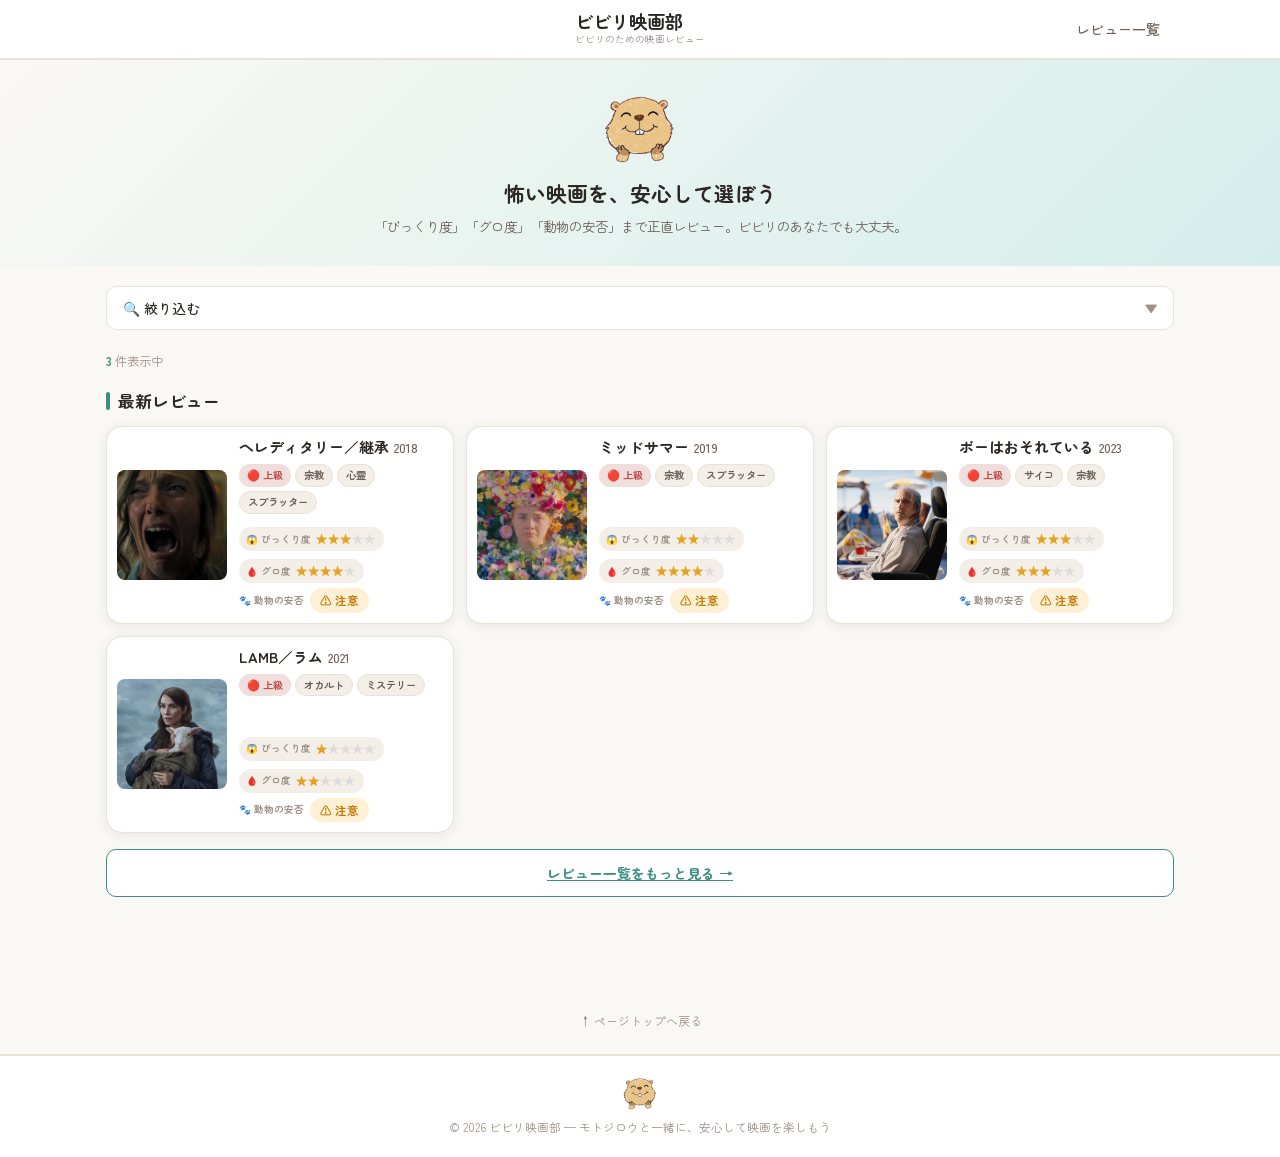
<file: bibiri-movie-club/index.html>
<!DOCTYPE html>
<html lang="ja">
<head>
<meta charset="UTF-8">
<meta name="viewport" content="width=device-width, initial-scale=1.0">
<title>ビビリ映画部 | ビビリのための映画レビュー</title>
<link rel="preconnect" href="https://fonts.googleapis.com">
<link href="https://fonts.googleapis.com/css2?family=Noto+Sans+JP:wght@400;500;700&family=Zen+Maru+Gothic:wght@400;500;700&display=swap" rel="stylesheet">
<link rel="stylesheet" href="assets/css/style.css">
</head>
<body>

<!-- HEADER -->
<header>
  <div class="header-inner">
    <a href="index.html" class="site-title-wrap">
      <span class="site-title">ビビリ映画部</span>
      <span class="site-subtitle">ビビリのための映画レビュー</span>
    </a>
    <nav class="pc-nav">
      <a href="reviews/index.html">レビュー一覧</a>
  <!--  <a href="#">まとめ記事</a>  -->
    </nav>
    <button class="hamburger" id="hamburger" aria-label="メニューを開く">
      <span></span><span></span><span></span>
    </button>
  </div>
</header>

<nav class="drawer" id="drawer">
  <a href="reviews/index.html">レビュー一覧</a>
<!--  <a href="#">まとめ記事</a>  --> 
</nav>

<!-- HERO -->
<section class="hero">
  <div class="hero-inner">
    <img src="assets/images/motojiro-smile.png" alt="笑っているモトジロウ" class="motojiro-img motojiro-hero">
    <h2>怖い映画を、安心して選ぼう</h2>
    <p>「びっくり度」「グロ度」「動物の安否」まで正直レビュー。ビビリのあなたでも大丈夫。</p>
  </div>
</section>

<main>

  <!-- FILTER -->
  <div class="filter-wrap">
    <button class="filter-toggle" id="filterToggle">
      <span>🔍 絞り込む</span>
      <span class="filter-arrow">▼</span>
    </button>
    <div class="filter-body" id="filterBody">
      <div class="filter-inner">
        <div class="filter-section">
          <span class="filter-label">🎬 ジャンル（複数選択可）</span>
          <div class="genre-chips" id="genreChips">
            <span class="genre-chip active" data-genre="all">すべて</span>
            <span class="genre-chip" data-genre="人怖">人怖</span>
            <span class="genre-chip" data-genre="宗教">宗教</span>
            <span class="genre-chip" data-genre="クリーチャー">クリーチャー</span>
            <span class="genre-chip" data-genre="心霊">心霊</span>
            <span class="genre-chip" data-genre="スプラッター">スプラッター</span>
            <span class="genre-chip" data-genre="サイコ">サイコ</span>
          </div>
        </div>
        <div class="filter-section">
          <span class="filter-label">🎯 難易度</span>
          <div class="btn-group" id="difficultyBtns">
            <button class="btn-filter active" data-value="all">すべて</button>
            <button class="btn-filter" data-value="beginner">初心者向け</button>
            <button class="btn-filter" data-value="mid">中級</button>
            <button class="btn-filter" data-value="advanced">上級</button>
          </div>
        </div>
        <div class="filter-section">
          <span class="filter-label">🐾 動物の安否</span>
          <div class="btn-group" id="animalBtns">
            <button class="btn-filter active" data-value="all">すべて</button>
            <button class="btn-filter" data-value="safe">✅ 安全</button>
            <button class="btn-filter" data-value="warn">⚠️ 注意</button>
            <button class="btn-filter" data-value="danger">❌ 危険</button>
          </div>
        </div>
      </div>
    </div>
  </div>

  <div class="filter-count"><span id="visibleCount">3</span> 件表示中</div>

  <!-- REVIEW SECTION -->
  <div class="section-header" style="margin-top:12px">
    <h2 class="section-title">最新レビュー</h2>
  </div>

  <div class="cards-grid" id="cardsGrid">
  <!-- review card template Start 
    <article class="review-card" data-genres="人怖 サイコ" data-difficulty="beginner" data-animal="safe">
      <div class="card-img"><img src="https://placehold.co/120x120/dce8e6/3a8f82?text=透明人間" alt="透明人間"></div>
      <div class="card-info">
        <div class="card-title-row"><span class="card-title">透明人間</span><span class="card-year">2020</span></div>
        <div class="card-labels"><span class="label label-beginner">✓ 初心者向け</span><span class="label label-genre">人怖</span><span class="label label-genre">サイコ</span></div>
        <div class="card-eval">
          <div class="eval-stars-pair">
            <div class="eval-bikkuri"><span class="eval-key">😱 びっくり度</span><div class="stars"><span class="star on">★</span><span class="star on">★</span><span class="star off">★</span><span class="star off">★</span><span class="star off">★</span></div></div>
            <div class="eval-bikkuri"><span class="eval-key">🩸 グロ度</span><div class="stars"><span class="star on">★</span><span class="star off">★</span><span class="star off">★</span><span class="star off">★</span><span class="star off">★</span></div></div>
          </div>
          <div class="animal-row"><span class="eval-key">🐾 動物の安否</span><span class="animal-badge animal-badge-safe">✅ 安全</span></div>
        </div>
      </div>
    </article>
    review card template end -->

    <a href="reviews/hereditary.html" class="review-card-link">
      <article class="review-card" data-genres="宗教 心霊 スプラッター" data-difficulty="advanced" data-animal="warn">
        <div class="card-img"><img src="assets/images/hereditary.webp" alt="ヘレディタリー／継承"></div>
        <div class="card-info">
          <div class="card-title-row"><span class="card-title">ヘレディタリー／継承</span><span class="card-year">2018</span></div>
          <div class="card-labels"><span class="label label-advanced">🔴 上級</span><span class="label label-genre">宗教</span><span class="label label-genre">心霊</span><span class="label label-genre">スプラッター</span></div>
          <div class="card-eval">
            <div class="eval-stars-pair">
              <div class="eval-bikkuri"><span class="eval-key">😱 びっくり度</span><div class="stars"><span class="star on">★</span><span class="star on">★</span><span class="star on">★</span><span class="star off">★</span><span class="star off">★</span></div></div>
              <div class="eval-bikkuri"><span class="eval-key">🩸 グロ度</span><div class="stars"><span class="star on">★</span><span class="star on">★</span><span class="star on">★</span><span class="star on">★</span><span class="star off">★</span></div></div>
            </div>
            <div class="animal-row"><span class="eval-key">🐾 動物の安否</span><span class="animal-badge animal-badge-warn">⚠️ 注意</span></div>
          </div>
        </div>
      </article>
    </a>

    <a href="reviews/midsommar.html" class="review-card-link">
      <article class="review-card" data-genres="宗教 スプラッター" data-difficulty="advanced" data-animal="warn">
        <div class="card-img"><img src="assets/images/midsommar.webp" alt="ミッドサマー"></div>
        <div class="card-info">
          <div class="card-title-row"><span class="card-title">ミッドサマー</span><span class="card-year">2019</span></div>
          <div class="card-labels"><span class="label label-advanced">🔴 上級</span><span class="label label-genre">宗教</span><span class="label label-genre">スプラッター</span></div>
          <div class="card-eval">
            <div class="eval-stars-pair">
              <div class="eval-bikkuri"><span class="eval-key">😱 びっくり度</span><div class="stars"><span class="star on">★</span><span class="star on">★</span><span class="star off">★</span><span class="star off">★</span><span class="star off">★</span></div></div>
              <div class="eval-bikkuri"><span class="eval-key">🩸 グロ度</span><div class="stars"><span class="star on">★</span><span class="star on">★</span><span class="star on">★</span><span class="star on">★</span><span class="star off">★</span></div></div>
            </div>
            <div class="animal-row"><span class="eval-key">🐾 動物の安否</span><span class="animal-badge animal-badge-warn">⚠️ 注意</span></div>
          </div>
        </div>
      </article>
    </a>

    <a href="reviews/beau-is-afraid.html" class="review-card-link">
      <article class="review-card" data-genres="サイコ 宗教" data-difficulty="advanced" data-animal="warn">
        <div class="card-img"><img src="assets/images/beau-is-afraid.webp" alt="ボーはおそれている"></div>
        <div class="card-info">
          <div class="card-title-row"><span class="card-title">ボーはおそれている</span><span class="card-year">2023</span></div>
          <div class="card-labels"><span class="label label-advanced">🔴 上級</span><span class="label label-genre">サイコ</span><span class="label label-genre">宗教</span></div>
          <div class="card-eval">
            <div class="eval-stars-pair">
              <div class="eval-bikkuri"><span class="eval-key">😱 びっくり度</span><div class="stars"><span class="star on">★</span><span class="star on">★</span><span class="star on">★</span><span class="star off">★</span><span class="star off">★</span></div></div>
              <div class="eval-bikkuri"><span class="eval-key">🩸 グロ度</span><div class="stars"><span class="star on">★</span><span class="star on">★</span><span class="star on">★</span><span class="star off">★</span><span class="star off">★</span></div></div>
            </div>
            <div class="animal-row"><span class="eval-key">🐾 動物の安否</span><span class="animal-badge animal-badge-warn">⚠️ 注意</span></div>
          </div>
        </div>
      </article>
    </a>

    <a href="reviews/lamb.html" class="review-card-link">
      <article class="review-card" data-genres="オカルト ミステリー" data-difficulty="advanced" data-animal="warn">
        <div class="card-img"><img src="assets/images/lamb.webp" alt="LAMB／ラム"></div>
        <div class="card-info">
          <div class="card-title-row"><span class="card-title">LAMB／ラム</span><span class="card-year">2021</span></div>
          <div class="card-labels"><span class="label label-advanced">🔴 上級</span><span class="label label-genre">オカルト</span><span class="label label-genre">ミステリー</span></div>
          <div class="card-eval">
            <div class="eval-stars-pair">
              <div class="eval-bikkuri"><span class="eval-key">😱 びっくり度</span><div class="stars"><span class="star on">★</span><span class="star off">★</span><span class="star off">★</span><span class="star off">★</span><span class="star off">★</span></div></div>
              <div class="eval-bikkuri"><span class="eval-key">🩸 グロ度</span><div class="stars"><span class="star on">★</span><span class="star on">★</span><span class="star off">★</span><span class="star off">★</span><span class="star off">★</span></div></div>
            </div>
            <div class="animal-row"><span class="eval-key">🐾 動物の安否</span><span class="animal-badge animal-badge-warn">⚠️ 注意</span></div>
          </div>
        </div>
      </article>
    </a>
    
  </div>

  <div class="no-results" id="noResults">
    <div class="no-results-icon">🔍</div>
    <p>条件に合う映画が見つかりませんでした。<br>フィルターを変えて試してみてください。</p>
  </div>

<a href="reviews/index.html" class="more-btn">レビュー一覧をもっと見る →</a>

  <!-- SUMMARY SECTION 
  <div class="section-header section-red">
    <h2 class="section-title">まとめ記事</h2>
  </div>
  <div class="summary-grid">
    <article class="summary-card">
      <div class="summary-thumb">📋</div>
      <div class="summary-info">
        <div class="summary-title">びっくり度★2以下のおすすめホラー10選【2024年版】</div>
        <div class="summary-desc">ビビリでも最後まで観られる！ジャンプスケアが少ない映画を厳選しました。</div>
        <div class="summary-date">2024.11</div>
      </div>
    </article>
    <article class="summary-card">
      <div class="summary-thumb">🐾</div>
      <div class="summary-info">
        <div class="summary-title">動物が全員無事なホラー映画まとめ【ペット好き必見】</div>
        <div class="summary-desc">「動物だけは無理」という方へ。安心して観られる作品だけを集めました。</div>
        <div class="summary-date">2024.09</div>
      </div>
    </article>
    <article class="summary-card">
      <div class="summary-thumb">😱</div>
      <div class="summary-info">
        <div class="summary-title">初心者ビビリが選ぶ、ちょうどいい怖さのホラー7選</div>
        <div class="summary-desc">怖すぎず、ぬるすぎない。ビビリにとってのベストゾーンをご紹介。</div>
        <div class="summary-date">2024.08</div>
      </div>
    </article>
  </div>
  <button class="more-btn more-btn-red">まとめ記事をもっと見る →</button>
  -->

</main>

<a class="back-to-top" href="#" id="backToTop">↑ ページトップへ戻る</a>

<!-- FOOTER -->
<footer>
  <div class="footer-inner">
    <img src="assets/images/motojiro-smile.png" alt="笑っているモトジロウ" class="motojiro-img motojiro-footer">
    <p>&copy; 2026 ビビリ映画部 — モトジロウと一緒に、安心して映画を楽しもう</p>
  </div>
</footer>

<script>
  const ham = document.getElementById('hamburger');
  const drawer = document.getElementById('drawer');
  ham.addEventListener('click', () => { ham.classList.toggle('open'); drawer.classList.toggle('open'); });

  const ft = document.getElementById('filterToggle');
  const fb = document.getElementById('filterBody');
  ft.addEventListener('click', () => { ft.classList.toggle('open'); fb.classList.toggle('open'); });

  const state = { genres: [], difficulty: 'all', animal: 'all' };

  document.querySelectorAll('#genreChips .genre-chip').forEach(chip => {
    chip.addEventListener('click', () => {
      const val = chip.dataset.genre;
      if (val === 'all') {
        state.genres = [];
        document.querySelectorAll('#genreChips .genre-chip').forEach(c => c.classList.remove('active'));
        chip.classList.add('active');
      } else {
        document.querySelector('[data-genre="all"]').classList.remove('active');
        chip.classList.toggle('active');
        if (chip.classList.contains('active')) { state.genres.push(val); }
        else { state.genres = state.genres.filter(g => g !== val); }
        if (state.genres.length === 0) document.querySelector('[data-genre="all"]').classList.add('active');
      }
      applyFilters();
    });
  });

  document.querySelectorAll('#difficultyBtns .btn-filter').forEach(btn => {
    btn.addEventListener('click', () => {
      document.querySelectorAll('#difficultyBtns .btn-filter').forEach(b => b.classList.remove('active'));
      btn.classList.add('active'); state.difficulty = btn.dataset.value; applyFilters();
    });
  });

  document.querySelectorAll('#animalBtns .btn-filter').forEach(btn => {
    btn.addEventListener('click', () => {
      document.querySelectorAll('#animalBtns .btn-filter').forEach(b => b.classList.remove('active'));
      btn.classList.add('active'); state.animal = btn.dataset.value; applyFilters();
    });
  });

  function applyFilters() {
    const cards = document.querySelectorAll('#cardsGrid .review-card');
    let visible = 0;
    cards.forEach(card => {
      const cardGenres = card.dataset.genres.split(' ');
      const show = (state.genres.length === 0 || state.genres.some(g => cardGenres.includes(g)))
                && (state.difficulty === 'all' || card.dataset.difficulty === state.difficulty)
                && (state.animal === 'all'     || card.dataset.animal === state.animal);
      card.classList.toggle('hidden', !show);
      if (show) visible++;
    });
    document.getElementById('visibleCount').textContent = visible;
    document.getElementById('noResults').classList.toggle('show', visible === 0);
  }

  document.getElementById('backToTop').addEventListener('click', e => {
    e.preventDefault(); window.scrollTo({ top: 0, behavior: 'smooth' });
  });
</script>
</body>
</html>
</file>
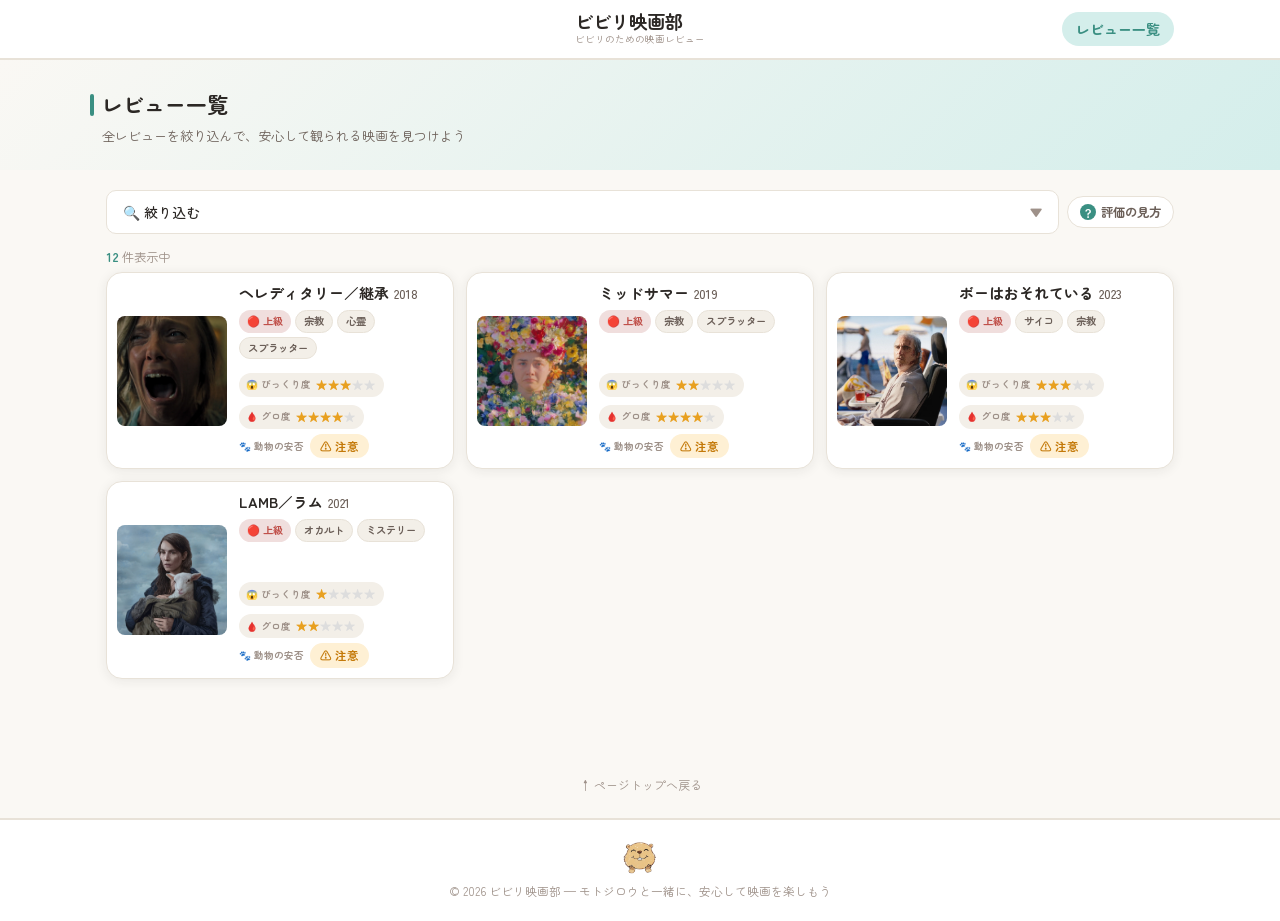
<file: bibiri-movie-club/reviews/index.html>
<!DOCTYPE html>
<html lang="ja">
<head>
<meta charset="UTF-8">
<meta name="viewport" content="width=device-width, initial-scale=1.0">
<title>レビュー一覧 | ビビリ映画部</title>
<link rel="preconnect" href="https://fonts.googleapis.com">
<link href="https://fonts.googleapis.com/css2?family=Noto+Sans+JP:wght@400;500;700&family=Zen+Maru+Gothic:wght@400;500;700&display=swap" rel="stylesheet">
<link rel="stylesheet" href="../assets/css/style.css">
</head>
<body>

<!-- ===== HEADER ===== -->
<header>
  <div class="header-inner">
    <a href="../index.html" class="site-title-wrap">
      <span class="site-title">ビビリ映画部</span>
      <span class="site-subtitle">ビビリのための映画レビュー</span>
    </a>
    <nav class="pc-nav">
      <a href="index.html" class="active">レビュー一覧</a>
  <!--    <a href="#">まとめ記事</a>  -->
    </nav>
    <button class="hamburger" id="hamburger" aria-label="メニューを開く">
      <span></span><span></span><span></span>
    </button>
  </div>
</header>

<nav class="drawer" id="drawer">
  <a href="index.html" class="active">レビュー一覧</a>
<!--  <a href="#">まとめ記事</a>  -->
</nav>

<!-- ===== PAGE HERO ===== -->
<div class="page-hero">
  <div class="page-hero-inner">
    <h1>レビュー一覧</h1>
    <p>全レビューを絞り込んで、安心して観られる映画を見つけよう</p>
  </div>
</div>

<!-- ===== MAIN ===== -->
<main>

  <div class="filter-header-row">
    <button class="filter-toggle" id="filterToggle" style="flex:1">
      <span>🔍 絞り込む</span>
      <span class="filter-arrow">▼</span>
    </button>
    <button class="help-btn" id="helpBtn" aria-label="評価の見方を表示">
      <span class="help-icon">？</span>
      評価の見方
    </button>
  </div>

  <div class="filter-body" id="filterBody">
    <div class="filter-inner">
      <div class="filter-section">
        <span class="filter-label">🎬 ジャンル（複数選択可）</span>
        <div class="genre-chips" id="genreChips">
          <span class="genre-chip active" data-genre="all">すべて</span>
          <span class="genre-chip" data-genre="人怖">人怖</span>
          <span class="genre-chip" data-genre="宗教">宗教</span>
          <span class="genre-chip" data-genre="クリーチャー">クリーチャー</span>
          <span class="genre-chip" data-genre="心霊">心霊</span>
          <span class="genre-chip" data-genre="スプラッター">スプラッター</span>
          <span class="genre-chip" data-genre="サイコ">サイコ</span>
        </div>
      </div>
      <div class="filter-section">
        <span class="filter-label">🎯 難易度</span>
        <div class="btn-group" id="difficultyBtns">
          <button class="btn-filter active" data-value="all">すべて</button>
          <button class="btn-filter" data-value="beginner">初心者向け</button>
          <button class="btn-filter" data-value="mid">中級</button>
          <button class="btn-filter" data-value="advanced">上級</button>
        </div>
      </div>
      <div class="filter-section">
        <span class="filter-label">🐾 動物の安否</span>
        <div class="btn-group" id="animalBtns">
          <button class="btn-filter active" data-value="all">すべて</button>
          <button class="btn-filter" data-value="safe">✅ 安全</button>
          <button class="btn-filter" data-value="warn">⚠️ 注意</button>
          <button class="btn-filter" data-value="danger">❌ 危険</button>
        </div>
      </div>
    </div>
  </div>

  <div class="filter-count"><span id="visibleCount">12</span> 件表示中</div>

  <!-- ===== CARDS GRID ===== -->
  <div class="cards-grid" id="cardsGrid">
  <!-- review card template Start 
    <article class="review-card" data-genres="人怖 サイコ" data-difficulty="beginner" data-animal="safe">
      <div class="card-img"><img src="https://placehold.co/120x120/dce8e6/3a8f82?text=透明人間" alt="透明人間"></div>
      <div class="card-info">
        <div class="card-title-row"><span class="card-title">透明人間</span><span class="card-year">2020</span></div>
        <div class="card-labels"><span class="label label-beginner">✓ 初心者向け</span><span class="label label-genre">人怖</span><span class="label label-genre">サイコ</span></div>
        <div class="card-eval">
          <div class="eval-stars-pair">
            <div class="eval-bikkuri"><span class="eval-key">😱 びっくり度</span><div class="stars"><span class="star on">★</span><span class="star on">★</span><span class="star off">★</span><span class="star off">★</span><span class="star off">★</span></div></div>
            <div class="eval-bikkuri"><span class="eval-key">🩸 グロ度</span><div class="stars"><span class="star on">★</span><span class="star off">★</span><span class="star off">★</span><span class="star off">★</span><span class="star off">★</span></div></div>
          </div>
          <div class="animal-row"><span class="eval-key">🐾 動物の安否</span><span class="animal-badge animal-badge-safe">✅ 安全</span></div>
        </div>
      </div>
    </article>
    review card template end -->

    <a href="hereditary.html" class="review-card-link">
      <article class="review-card" data-genres="宗教 心霊 スプラッター" data-difficulty="advanced" data-animal="warn">
        <div class="card-img"><img src="../assets/images/hereditary.webp" alt="ヘレディタリー／継承"></div>
        <div class="card-info">
          <div class="card-title-row"><span class="card-title">ヘレディタリー／継承</span><span class="card-year">2018</span></div>
          <div class="card-labels"><span class="label label-advanced">🔴 上級</span><span class="label label-genre">宗教</span><span class="label label-genre">心霊</span><span class="label label-genre">スプラッター</span></div>
          <div class="card-eval">
            <div class="eval-stars-pair">
              <div class="eval-bikkuri"><span class="eval-key">😱 びっくり度</span><div class="stars"><span class="star on">★</span><span class="star on">★</span><span class="star on">★</span><span class="star off">★</span><span class="star off">★</span></div></div>
              <div class="eval-bikkuri"><span class="eval-key">🩸 グロ度</span><div class="stars"><span class="star on">★</span><span class="star on">★</span><span class="star on">★</span><span class="star on">★</span><span class="star off">★</span></div></div>
            </div>
            <div class="animal-row"><span class="eval-key">🐾 動物の安否</span><span class="animal-badge animal-badge-warn">⚠️ 注意</span></div>
          </div>
        </div>
      </article>
    </a>

    <a href="midsommar.html" class="review-card-link">
      <article class="review-card" data-genres="宗教 スプラッター" data-difficulty="advanced" data-animal="warn">
        <div class="card-img"><img src="../assets/images/midsommar.webp" alt="ミッドサマー"></div>
        <div class="card-info">
          <div class="card-title-row"><span class="card-title">ミッドサマー</span><span class="card-year">2019</span></div>
          <div class="card-labels"><span class="label label-advanced">🔴 上級</span><span class="label label-genre">宗教</span><span class="label label-genre">スプラッター</span></div>
          <div class="card-eval">
            <div class="eval-stars-pair">
              <div class="eval-bikkuri"><span class="eval-key">😱 びっくり度</span><div class="stars"><span class="star on">★</span><span class="star on">★</span><span class="star off">★</span><span class="star off">★</span><span class="star off">★</span></div></div>
              <div class="eval-bikkuri"><span class="eval-key">🩸 グロ度</span><div class="stars"><span class="star on">★</span><span class="star on">★</span><span class="star on">★</span><span class="star on">★</span><span class="star off">★</span></div></div>
            </div>
            <div class="animal-row"><span class="eval-key">🐾 動物の安否</span><span class="animal-badge animal-badge-warn">⚠️ 注意</span></div>
          </div>
        </div>
      </article>
    </a>

    <a href="beau-is-afraid.html" class="review-card-link">
      <article class="review-card" data-genres="サイコ 宗教" data-difficulty="advanced" data-animal="warn">
        <div class="card-img"><img src="../assets/images/beau-is-afraid.webp" alt="ボーはおそれている"></div>
        <div class="card-info">
          <div class="card-title-row"><span class="card-title">ボーはおそれている</span><span class="card-year">2023</span></div>
          <div class="card-labels"><span class="label label-advanced">🔴 上級</span><span class="label label-genre">サイコ</span><span class="label label-genre">宗教</span></div>
          <div class="card-eval">
            <div class="eval-stars-pair">
              <div class="eval-bikkuri"><span class="eval-key">😱 びっくり度</span><div class="stars"><span class="star on">★</span><span class="star on">★</span><span class="star on">★</span><span class="star off">★</span><span class="star off">★</span></div></div>
              <div class="eval-bikkuri"><span class="eval-key">🩸 グロ度</span><div class="stars"><span class="star on">★</span><span class="star on">★</span><span class="star on">★</span><span class="star off">★</span><span class="star off">★</span></div></div>
            </div>
            <div class="animal-row"><span class="eval-key">🐾 動物の安否</span><span class="animal-badge animal-badge-warn">⚠️ 注意</span></div>
          </div>
        </div>
      </article>
    </a>

    <a href="lamb.html" class="review-card-link">
      <article class="review-card" data-genres="オカルト ミステリー" data-difficulty="advanced" data-animal="warn">
        <div class="card-img"><img src="../assets/images/lamb.webp" alt="LAMB／ラム"></div>
        <div class="card-info">
          <div class="card-title-row"><span class="card-title">LAMB／ラム</span><span class="card-year">2021</span></div>
          <div class="card-labels"><span class="label label-advanced">🔴 上級</span><span class="label label-genre">オカルト</span><span class="label label-genre">ミステリー</span></div>
          <div class="card-eval">
            <div class="eval-stars-pair">
              <div class="eval-bikkuri"><span class="eval-key">😱 びっくり度</span><div class="stars"><span class="star on">★</span><span class="star off">★</span><span class="star off">★</span><span class="star off">★</span><span class="star off">★</span></div></div>
              <div class="eval-bikkuri"><span class="eval-key">🩸 グロ度</span><div class="stars"><span class="star on">★</span><span class="star on">★</span><span class="star off">★</span><span class="star off">★</span><span class="star off">★</span></div></div>
            </div>
            <div class="animal-row"><span class="eval-key">🐾 動物の安否</span><span class="animal-badge animal-badge-warn">⚠️ 注意</span></div>
          </div>
        </div>
      </article>
    </a>

    
  </div>

  <div class="no-results" id="noResults">
    <div class="no-results-icon">🔍</div>
    <p>条件に合う映画が見つかりませんでした。<br>フィルターを変えて試してみてください。</p>
  </div>

</main>

<!-- ===== MODAL ===== -->
<div class="modal-overlay" id="modalOverlay" role="dialog" aria-modal="true" aria-labelledby="modalTitle">
  <div class="modal">
    <div class="modal-header">
      <div class="modal-title" id="modalTitle">
        <span class="modal-title-icon">？</span>
        評価の見方
      </div>
      <button class="modal-close" id="modalClose" aria-label="閉じる">✕</button>
    </div>
    <div class="modal-body">
      <div class="modal-item">
        <div class="modal-item-head"><span class="modal-item-icon">😱</span><span class="modal-item-title">びっくり度</span></div>
        <div class="modal-item-desc">ジャンプスケア・突然の大音量・急な飛び出し演出の強さ。★1：ほぼなし　★5：かなり激しい</div>
      </div>
      <div class="modal-divider"></div>
      <div class="modal-item">
        <div class="modal-item-head"><span class="modal-item-icon">🩸</span><span class="modal-item-title">グロ度</span></div>
        <div class="modal-item-desc">血・身体欠損・視覚的ショックシーンの強さ。★1：ほぼなし　★5：かなり強烈</div>
      </div>
      <div class="modal-divider"></div>
      <div class="modal-item">
        <div class="modal-item-head"><span class="modal-item-icon">🐾</span><span class="modal-item-title">動物の安否</span></div>
        <div class="modal-item-desc">映画内で動物が危険にさらされるかどうかの事前指標です。</div>
        <div style="display:flex;gap:6px;flex-wrap:wrap;margin-top:5px;">
          <span style="display:inline-flex;align-items:center;gap:4px;padding:3px 10px;border-radius:20px;font-size:0.72rem;font-weight:700;background:var(--safe-bg);color:var(--safe);">✅ 安全</span>
          <span style="display:inline-flex;align-items:center;gap:4px;padding:3px 10px;border-radius:20px;font-size:0.72rem;font-weight:700;background:var(--warn-bg);color:var(--warn);">⚠️ 注意</span>
          <span style="display:inline-flex;align-items:center;gap:4px;padding:3px 10px;border-radius:20px;font-size:0.72rem;font-weight:700;background:var(--danger-bg);color:var(--danger);">❌ 危険</span>
        </div>
      </div>
      <div class="modal-note">💡 すべての評価はレビュアーの主観に基づきます。あくまで参考としてご活用ください。</div>
    </div>
  </div>
</div>

<!-- ===== BACK TO TOP ===== -->
<a class="back-to-top" href="#" id="backToTop">↑ ページトップへ戻る</a>

<!-- ===== FOOTER ===== -->
<footer>
  <div class="footer-inner">
    <img src="../assets/images/motojiro-smile.png" alt="笑っているモトジロウ" class="motojiro-img motojiro-footer">
    <p>&copy; 2026 ビビリ映画部 — モトジロウと一緒に、安心して映画を楽しもう</p>
  </div>
</footer>

<script>
  const ham = document.getElementById('hamburger');
  const drawer = document.getElementById('drawer');
  ham.addEventListener('click', () => { ham.classList.toggle('open'); drawer.classList.toggle('open'); });

  const ft = document.getElementById('filterToggle');
  const fb = document.getElementById('filterBody');
  ft.addEventListener('click', () => { ft.classList.toggle('open'); fb.classList.toggle('open'); });

  const state = { genres: [], difficulty: 'all', animal: 'all' };

  document.querySelectorAll('#genreChips .genre-chip').forEach(chip => {
    chip.addEventListener('click', () => {
      const val = chip.dataset.genre;
      if (val === 'all') {
        state.genres = [];
        document.querySelectorAll('#genreChips .genre-chip').forEach(c => c.classList.remove('active'));
        chip.classList.add('active');
      } else {
        document.querySelector('[data-genre="all"]').classList.remove('active');
        chip.classList.toggle('active');
        if (chip.classList.contains('active')) { state.genres.push(val); }
        else { state.genres = state.genres.filter(g => g !== val); }
        if (state.genres.length === 0) document.querySelector('[data-genre="all"]').classList.add('active');
      }
      applyFilters();
    });
  });

  document.querySelectorAll('#difficultyBtns .btn-filter').forEach(btn => {
    btn.addEventListener('click', () => {
      document.querySelectorAll('#difficultyBtns .btn-filter').forEach(b => b.classList.remove('active'));
      btn.classList.add('active'); state.difficulty = btn.dataset.value; applyFilters();
    });
  });

  document.querySelectorAll('#animalBtns .btn-filter').forEach(btn => {
    btn.addEventListener('click', () => {
      document.querySelectorAll('#animalBtns .btn-filter').forEach(b => b.classList.remove('active'));
      btn.classList.add('active'); state.animal = btn.dataset.value; applyFilters();
    });
  });

  function applyFilters() {
    const cards = document.querySelectorAll('#cardsGrid .review-card');
    let visible = 0;
    cards.forEach(card => {
      const cardGenres = card.dataset.genres.split(' ');
      const show = (state.genres.length === 0 || state.genres.some(g => cardGenres.includes(g)))
                && (state.difficulty === 'all' || card.dataset.difficulty === state.difficulty)
                && (state.animal === 'all'     || card.dataset.animal === state.animal);
      card.classList.toggle('hidden', !show);
      if (show) visible++;
    });
    document.getElementById('visibleCount').textContent = visible;
    document.getElementById('noResults').classList.toggle('show', visible === 0);
  }

  const modalOverlay = document.getElementById('modalOverlay');
  function openModal()  { modalOverlay.classList.add('open');    document.body.style.overflow = 'hidden'; }
  function closeModal() { modalOverlay.classList.remove('open'); document.body.style.overflow = ''; }

  document.getElementById('helpBtn').addEventListener('click', openModal);
  document.getElementById('modalClose').addEventListener('click', closeModal);
  modalOverlay.addEventListener('click', e => { if (e.target === modalOverlay) closeModal(); });
  document.addEventListener('keydown', e => { if (e.key === 'Escape') closeModal(); });

  document.getElementById('backToTop').addEventListener('click', e => {
    e.preventDefault(); window.scrollTo({ top: 0, behavior: 'smooth' });
  });
</script>
</body>
</html>
</file>
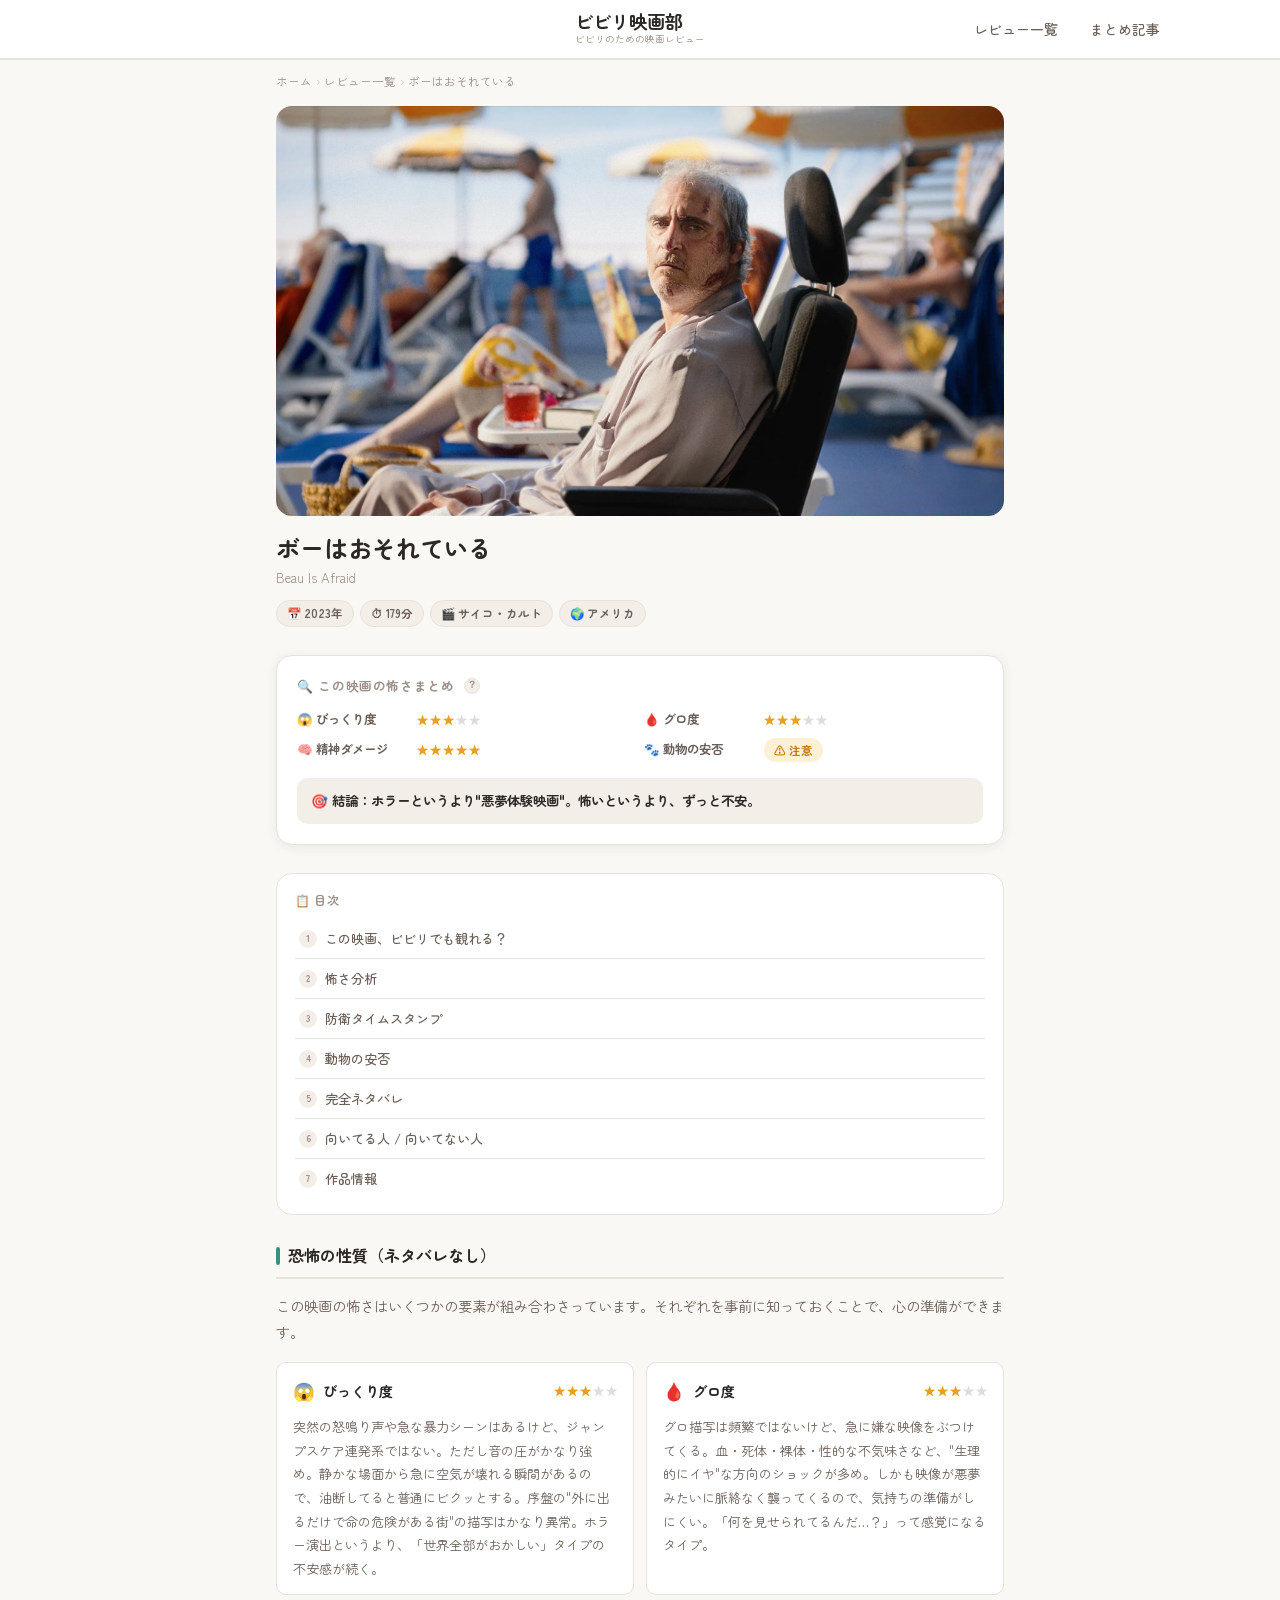
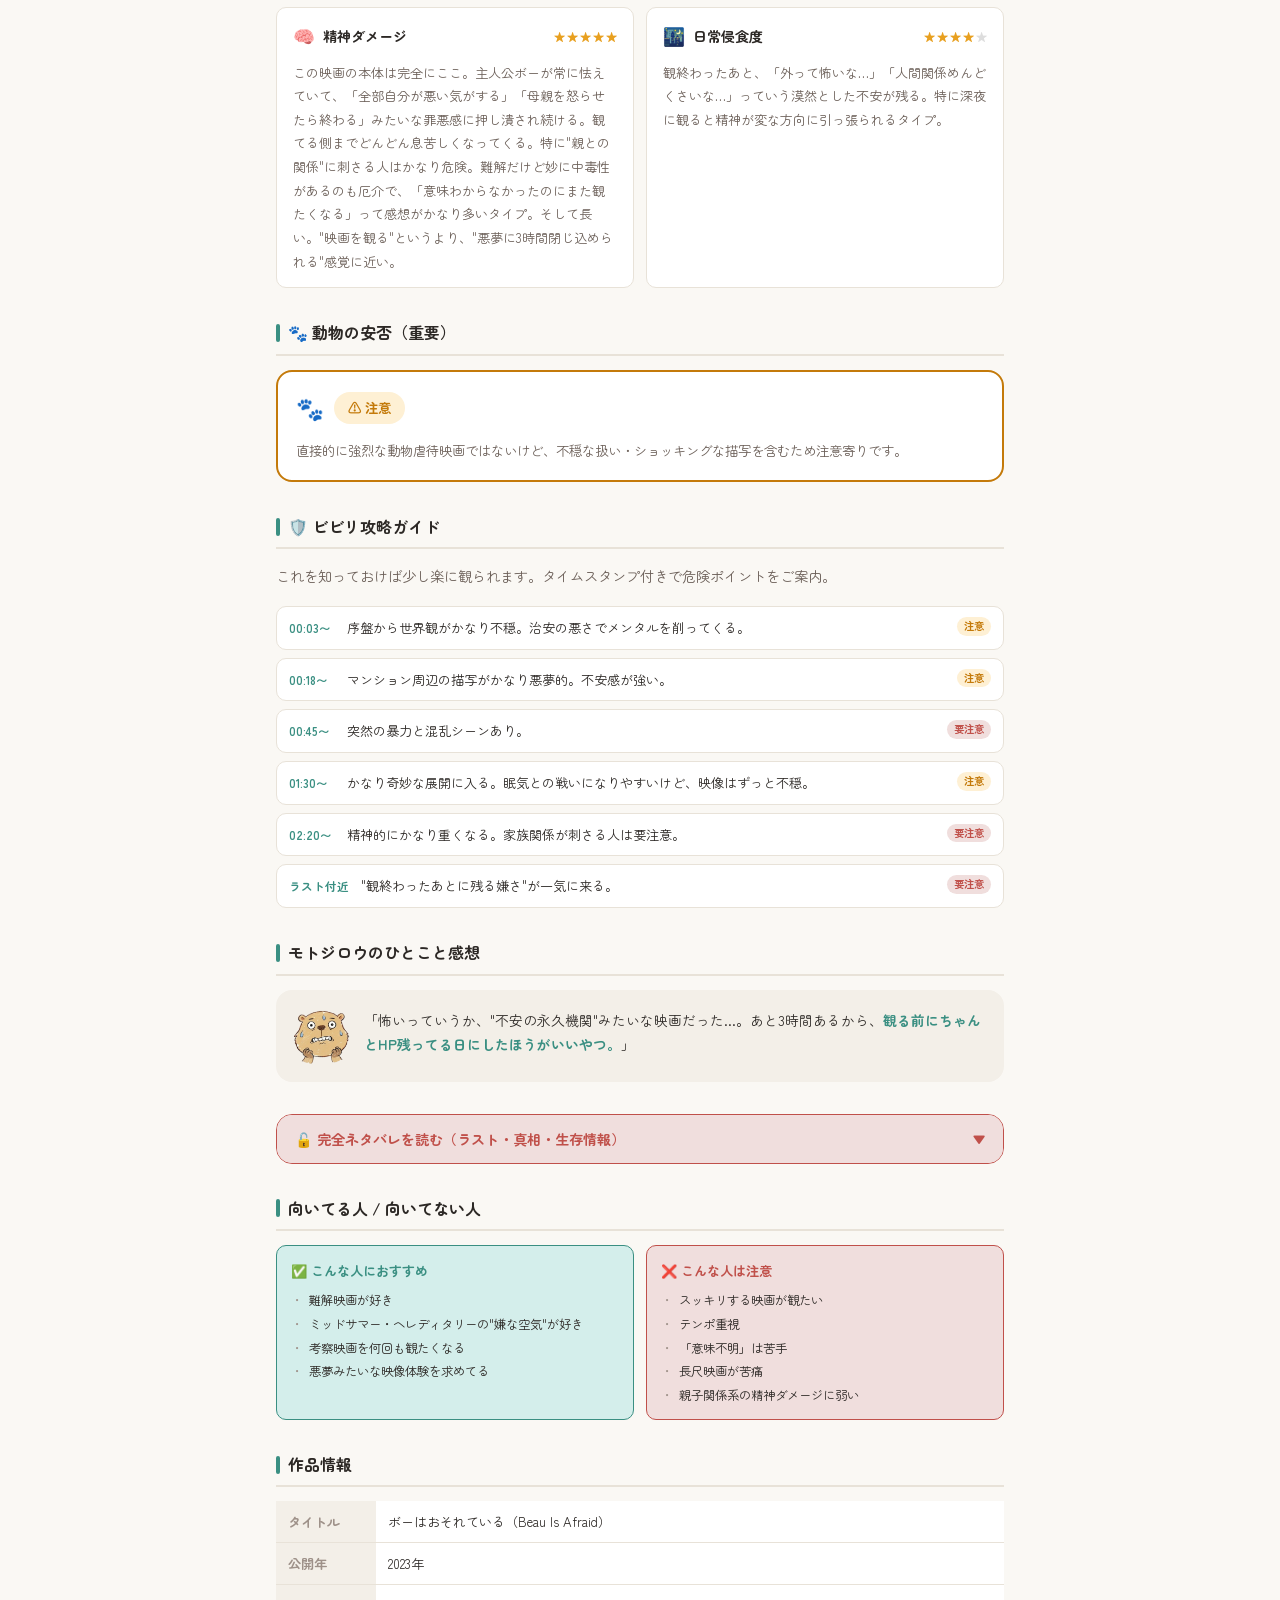
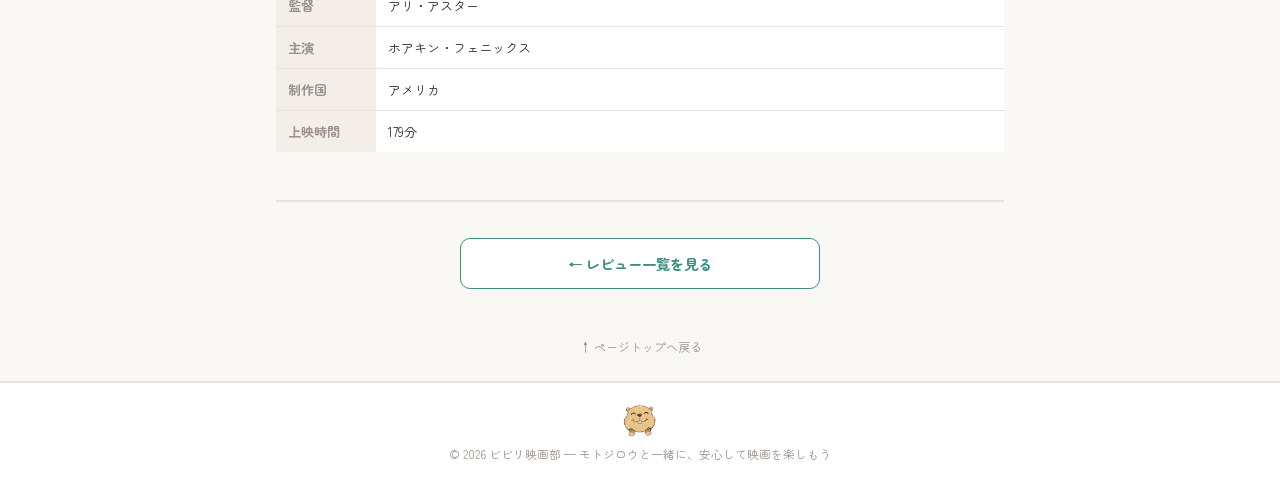
<file: bibiri-movie-club/reviews/beau-is-afraid.html>
<!DOCTYPE html>
<html lang="ja">
<head>
<meta charset="UTF-8">
<meta name="viewport" content="width=device-width, initial-scale=1.0">
<title>【ネタバレなし】ボーはおそれている怖さレビュー｜ビビリ映画部</title>
<meta name="description" content="ボーはおそれているのびっくり度・グロ度・動物安否を正直レビュー。ビビリでも観られる？怖さの性質・攻略ガイド付き。">
<link rel="preconnect" href="https://fonts.googleapis.com">
<link href="https://fonts.googleapis.com/css2?family=Noto+Sans+JP:wght@400;500;700&family=Zen+Maru+Gothic:wght@400;500;700&display=swap" rel="stylesheet">
<link rel="stylesheet" href="../assets/css/style.css">
</head>
<body>

<!-- HEADER -->
<header>
  <div class="header-inner">
    <a href="../index.html" class="site-title-wrap">
      <span class="site-title">ビビリ映画部</span>
      <span class="site-subtitle">ビビリのための映画レビュー</span>
    </a>
    <nav class="pc-nav">
      <a href="index.html">レビュー一覧</a>
      <a href="#">まとめ記事</a>
    </nav>
    <button class="hamburger" id="hamburger" aria-label="メニューを開く">
      <span></span><span></span><span></span>
    </button>
  </div>
</header>

<nav class="drawer" id="drawer">
  <a href="index.html">レビュー一覧</a>
  <a href="#">まとめ記事</a>
</nav>

<!-- BREADCRUMB -->
<nav class="breadcrumb" aria-label="パンくず">
  <a href="../index.html">ホーム</a>
  <span class="breadcrumb-sep">›</span>
  <a href="index.html">レビュー一覧</a>
  <span class="breadcrumb-sep">›</span>
  <span>ボーはおそれている</span>
</nav>

<!-- ===== ARTICLE ===== -->
<div class="article-wrap">

  <div class="movie-header">
    <div class="movie-eyecatch">
      <img src="../assets/images/beau-is-afraid.webp" alt="ボーはおそれている（2023）">
    </div>
    <div class="movie-title-area">
      <h1 class="movie-main-title">ボーはおそれている</h1>
      <p class="movie-title-sub">Beau Is Afraid</p>
    </div>
    <div class="movie-meta-chips">
      <span class="meta-chip">📅 2023年</span>
      <span class="meta-chip">⏱ 179分</span>
      <span class="meta-chip">🎬 サイコ・カルト</span>
      <span class="meta-chip">🌍 アメリカ</span>
    </div>
  </div>

  <div class="seo-summary">
    <div class="seo-summary-title">
      🔍 この映画の怖さまとめ
      <button class="help-inline" id="helpBtn" aria-label="評価の見方">？</button>
    </div>
    <div class="seo-rows">
      <div class="seo-row">
        <span class="seo-label">😱 びっくり度</span>
        <div class="stars-row"><span class="star on">★</span><span class="star on">★</span><span class="star on">★</span><span class="star off">★</span><span class="star off">★</span></div>
      </div>
      <div class="seo-row">
        <span class="seo-label">🩸 グロ度</span>
        <div class="stars-row"><span class="star on">★</span><span class="star on">★</span><span class="star on">★</span><span class="star off">★</span><span class="star off">★</span></div>
      </div>
      <div class="seo-row">
        <span class="seo-label">🧠 精神ダメージ</span>
        <div class="stars-row"><span class="star on">★</span><span class="star on">★</span><span class="star on">★</span><span class="star on">★</span><span class="star on">★</span></div>
      </div>
      <div class="seo-row">
        <span class="seo-label">🐾 動物の安否</span>
        <span class="animal-badge animal-badge-warn">⚠️ 注意</span>
      </div>
    </div>
    <div class="seo-verdict">
      🎯 結論：ホラーというより"悪夢体験映画"。怖いというより、ずっと不安。
    </div>
  </div>

  <nav class="toc-block" aria-label="目次">
    <div class="toc-title">📋 目次</div>
    <ol class="toc-list">
      <li><a href="#section-verdict"><span class="toc-num">1</span>この映画、ビビリでも観れる？</a></li>
      <li><a href="#section-fear"><span class="toc-num">2</span>怖さ分析</a></li>
      <li><a href="#section-guide"><span class="toc-num">3</span>防衛タイムスタンプ</a></li>
      <li><a href="#section-animal"><span class="toc-num">4</span>動物の安否</a></li>
      <li><a href="#section-spoiler"><span class="toc-num">5</span>完全ネタバレ</a></li>
      <li><a href="#section-fit"><span class="toc-num">6</span>向いてる人 / 向いてない人</a></li>
      <li><a href="#section-info"><span class="toc-num">7</span>作品情報</a></li>
    </ol>
  </nav>

  <div class="section-block" id="section-fear">
    <h2 class="section-heading">恐怖の性質（ネタバレなし）</h2>
    <p class="article-lead">この映画の怖さはいくつかの要素が組み合わさっています。それぞれを事前に知っておくことで、心の準備ができます。</p>
    <div class="fear-grid">
      <div class="fear-card">
        <div class="fear-card-head">
          <span class="fear-icon">😱</span>
          <span class="fear-card-title">びっくり度</span>
          <div class="fear-meter stars-row" style="margin-left:auto">
            <span class="star on">★</span><span class="star on">★</span><span class="star on">★</span><span class="star off">★</span><span class="star off">★</span>
          </div>
        </div>
        <div class="fear-card-body">突然の怒鳴り声や急な暴力シーンはあるけど、ジャンプスケア連発系ではない。ただし音の圧がかなり強め。静かな場面から急に空気が壊れる瞬間があるので、油断してると普通にビクッとする。序盤の"外に出るだけで命の危険がある街"の描写はかなり異常。ホラー演出というより、「世界全部がおかしい」タイプの不安感が続く。</div>
      </div>
      <div class="fear-card">
        <div class="fear-card-head">
          <span class="fear-icon">🩸</span>
          <span class="fear-card-title">グロ度</span>
          <div class="fear-meter stars-row" style="margin-left:auto">
            <span class="star on">★</span><span class="star on">★</span><span class="star on">★</span><span class="star off">★</span><span class="star off">★</span>
          </div>
        </div>
        <div class="fear-card-body">グロ描写は頻繁ではないけど、急に嫌な映像をぶつけてくる。血・死体・裸体・性的な不気味さなど、"生理的にイヤ"な方向のショックが多め。しかも映像が悪夢みたいに脈絡なく襲ってくるので、気持ちの準備がしにくい。「何を見せられてるんだ…？」って感覚になるタイプ。</div>
      </div>
      <div class="fear-card">
        <div class="fear-card-head">
          <span class="fear-icon">🧠</span>
          <span class="fear-card-title">精神ダメージ</span>
          <div class="fear-meter stars-row" style="margin-left:auto">
            <span class="star on">★</span><span class="star on">★</span><span class="star on">★</span><span class="star on">★</span><span class="star on">★</span>
          </div>
        </div>
        <div class="fear-card-body">この映画の本体は完全にここ。主人公ボーが常に怯えていて、「全部自分が悪い気がする」「母親を怒らせたら終わる」みたいな罪悪感に押し潰され続ける。観てる側までどんどん息苦しくなってくる。特に"親との関係"に刺さる人はかなり危険。難解だけど妙に中毒性があるのも厄介で、「意味わからなかったのにまた観たくなる」って感想がかなり多いタイプ。そして長い。"映画を観る"というより、"悪夢に3時間閉じ込められる"感覚に近い。</div>
      </div>
      <div class="fear-card">
        <div class="fear-card-head">
          <span class="fear-icon">🌃</span>
          <span class="fear-card-title">日常侵食度</span>
          <div class="fear-meter stars-row" style="margin-left:auto">
            <span class="star on">★</span><span class="star on">★</span><span class="star on">★</span><span class="star on">★</span><span class="star off">★</span>
          </div>
        </div>
        <div class="fear-card-body">観終わったあと、「外って怖いな…」「人間関係めんどくさいな…」っていう漠然とした不安が残る。特に深夜に観ると精神が変な方向に引っ張られるタイプ。</div>
      </div>
    </div>
  </div>

  <div class="section-block" id="section-animal">
    <h2 class="section-heading">🐾 動物の安否（重要）</h2>
    <div class="animal-section-card animal-warn">
      <div class="animal-section-head">
        <span class="fear-icon" style="font-size:1.4rem">🐾</span>
        <span class="animal-big-badge animal-badge-warn">⚠️ 注意</span>
      </div>
      <p class="animal-desc">直接的に強烈な動物虐待映画ではないけど、不穏な扱い・ショッキングな描写を含むため注意寄りです。</p>
    </div>
  </div>

  <div class="section-block" id="section-guide">
    <h2 class="section-heading">🛡️ ビビリ攻略ガイド</h2>
    <p class="article-lead">これを知っておけば少し楽に観られます。タイムスタンプ付きで危険ポイントをご案内。</p>
    <div class="timestamp-list">
      <div class="timestamp-item">
        <span class="timestamp-time">00:03〜</span>
        <span class="timestamp-text">序盤から世界観がかなり不穏。治安の悪さでメンタルを削ってくる。</span>
        <span class="timestamp-level level-mid">注意</span>
      </div>
      <div class="timestamp-item">
        <span class="timestamp-time">00:18〜</span>
        <span class="timestamp-text">マンション周辺の描写がかなり悪夢的。不安感が強い。</span>
        <span class="timestamp-level level-mid">注意</span>
      </div>
      <div class="timestamp-item">
        <span class="timestamp-time">00:45〜</span>
        <span class="timestamp-text">突然の暴力と混乱シーンあり。</span>
        <span class="timestamp-level level-high">要注意</span>
      </div>
      <div class="timestamp-item">
        <span class="timestamp-time">01:30〜</span>
        <span class="timestamp-text">かなり奇妙な展開に入る。眠気との戦いになりやすいけど、映像はずっと不穏。</span>
        <span class="timestamp-level level-mid">注意</span>
      </div>
      <div class="timestamp-item">
        <span class="timestamp-time">02:20〜</span>
        <span class="timestamp-text">精神的にかなり重くなる。家族関係が刺さる人は要注意。</span>
        <span class="timestamp-level level-high">要注意</span>
      </div>
      <div class="timestamp-item">
        <span class="timestamp-time">ラスト付近</span>
        <span class="timestamp-text">"観終わったあとに残る嫌さ"が一気に来る。</span>
        <span class="timestamp-level level-high">要注意</span>
      </div>
    </div>
  </div>

  <div class="section-block">
    <h2 class="section-heading">モトジロウのひとこと感想</h2>
    <div class="motojiro-casual">
      <img src="../assets/images/motojiro-scared.png" alt="おびえるモトジロウ" class="motojiro-img motojiro-review">
      <div class="casual-bubble">
        「怖いっていうか、"不安の永久機関"みたいな映画だった…。あと3時間あるから、<strong>観る前にちゃんとHP残ってる日にしたほうがいいやつ。</strong>」
      </div>
    </div>
  </div>

  <div class="section-block" id="section-spoiler">
    <div class="accordion-wrap">
      <button class="accordion-toggle" id="spoilerToggle">
        <span>🔓 完全ネタバレを読む（ラスト・真相・生存情報）</span>
        <span class="accordion-arrow">▼</span>
      </button>
      <div class="accordion-body" id="spoilerBody">
        <div class="accordion-inner">
          <p><strong>【ラスト】</strong>ボーは最終的に巨大な闘技場のような場所で"裁判"にかけられる。観客たちに見守られる中、母親から人生そのものを責め立てられ、逃げ場を失ったままボートごと沈没する。救いはほぼない。</p>
          <p><strong>【真相】</strong>映画全体が"支配的な母親に人生を支配された男の悪夢"として描かれている。どこまで現実か妄想かは曖昧。観客側もずっと精神的迷路に閉じ込められる構造になっている。</p>
          <p><strong>【生存情報】</strong>主要人物の多くが死亡、または破滅的な結末を迎える。ボー本人も実質的には救済なし。</p>
          <p><strong>【後味】</strong>かなり重い。スッキリ感はゼロ。「結局ボーは一生、母親から逃げられなかったのか…」という無力感が残る。</p>
        </div>
      </div>
    </div>
  </div>

  <div class="section-block" id="section-fit">
    <h2 class="section-heading">向いてる人 / 向いてない人</h2>
    <div class="fit-grid">
      <div class="fit-card fit-ok">
        <div class="fit-card-head">✅ こんな人におすすめ</div>
        <ul class="fit-list">
          <li>難解映画が好き</li>
          <li>ミッドサマー・ヘレディタリーの"嫌な空気"が好き</li>
          <li>考察映画を何回も観たくなる</li>
          <li>悪夢みたいな映像体験を求めてる</li>
        </ul>
      </div>
      <div class="fit-card fit-ng">
        <div class="fit-card-head">❌ こんな人は注意</div>
        <ul class="fit-list">
          <li>スッキリする映画が観たい</li>
          <li>テンポ重視</li>
          <li>「意味不明」は苦手</li>
          <li>長尺映画が苦痛</li>
          <li>親子関係系の精神ダメージに弱い</li>
        </ul>
      </div>
    </div>
  </div>

  <div class="section-block" id="section-info">
    <h2 class="section-heading">作品情報</h2>
    <table class="work-info-table">
      <tr><th>タイトル</th><td>ボーはおそれている（Beau Is Afraid）</td></tr>
      <tr><th>公開年</th><td>2023年</td></tr>
      <tr><th>監督</th><td>アリ・アスター</td></tr>
      <tr><th>主演</th><td>ホアキン・フェニックス</td></tr>
      <tr><th>制作国</th><td>アメリカ</td></tr>
      <tr><th>上映時間</th><td>179分</td></tr>
    </table>
  </div>

  <!-- RELATED REVIEWS -->
  <div class="related-section">

    <!-- replace later -->

    <a class="list-btn" href="index.html">← レビュー一覧を見る</a>
    <a class="back-to-top" href="#" id="backToTop">↑ ページトップへ戻る</a>

  </div>

</div><!-- end article-wrap -->

<!-- ===== MODAL ===== -->
<div class="modal-overlay" id="modalOverlay" role="dialog" aria-modal="true" aria-labelledby="modalTitle">
  <div class="modal">
    <div class="modal-header">
      <div class="modal-title" id="modalTitle">
        <span class="modal-title-icon">？</span>
        評価の見方
      </div>
      <button class="modal-close" id="modalClose" aria-label="閉じる">✕</button>
    </div>
    <div class="modal-body">
      <div class="modal-item">
        <div class="modal-item-head"><span class="modal-item-icon">😱</span><span class="modal-item-title">びっくり度</span></div>
        <div class="modal-item-desc">ジャンプスケア・突然の大音量・急な飛び出し演出の強さ。★1：ほぼなし ／ ★5：かなり激しい</div>
      </div>
      <div class="modal-divider"></div>
      <div class="modal-item">
        <div class="modal-item-head"><span class="modal-item-icon">🩸</span><span class="modal-item-title">グロ度</span></div>
        <div class="modal-item-desc">血・身体欠損・視覚的ショックシーンの強さ。★1：ほぼなし ／ ★5：かなり強烈</div>
      </div>
      <div class="modal-divider"></div>
      <div class="modal-item">
        <div class="modal-item-head"><span class="modal-item-icon">🧠</span><span class="modal-item-title">精神ダメージ</span></div>
        <div class="modal-item-desc">心理的圧迫・日常侵食・後引き度の強さ。★1：ほぼなし ／ ★5：観後もじわじわくる</div>
      </div>
      <div class="modal-divider"></div>
      <div class="modal-item">
        <div class="modal-item-head"><span class="modal-item-icon">🐾</span><span class="modal-item-title">動物の安否</span></div>
        <div class="modal-item-desc">映画内で動物が危険にさらされるかどうかの事前指標です。</div>
        <div style="display:flex;gap:6px;flex-wrap:wrap;margin-top:5px;">
          <span style="display:inline-flex;align-items:center;gap:4px;padding:3px 10px;border-radius:20px;font-size:0.72rem;font-weight:700;background:var(--safe-bg);color:var(--safe);">✅ 安全</span>
          <span style="display:inline-flex;align-items:center;gap:4px;padding:3px 10px;border-radius:20px;font-size:0.72rem;font-weight:700;background:var(--warn-bg);color:var(--warn);">⚠️ 注意</span>
          <span style="display:inline-flex;align-items:center;gap:4px;padding:3px 10px;border-radius:20px;font-size:0.72rem;font-weight:700;background:var(--danger-bg);color:var(--danger);">❌ 危険</span>
        </div>
      </div>
      <div class="modal-note">💡 すべての評価はレビュアーの主観に基づきます。あくまで参考としてご活用ください。</div>
    </div>
  </div>
</div>

<!-- ===== FOOTER ===== -->
<footer>
  <div class="footer-inner">
    <img src="../assets/images/motojiro-smile.png" alt="笑っているモトジロウ" class="motojiro-img motojiro-footer">
    <p>&copy; 2026 ビビリ映画部 — モトジロウと一緒に、安心して映画を楽しもう</p>
  </div>
</footer>

<script>
  const ham = document.getElementById('hamburger');
  const drawer = document.getElementById('drawer');
  ham.addEventListener('click', () => { ham.classList.toggle('open'); drawer.classList.toggle('open'); });

  const modalOverlay = document.getElementById('modalOverlay');
  function openModal()  { modalOverlay.classList.add('open');    document.body.style.overflow = 'hidden'; }
  function closeModal() { modalOverlay.classList.remove('open'); document.body.style.overflow = ''; }

  document.getElementById('helpBtn').addEventListener('click', openModal);
  document.getElementById('modalClose').addEventListener('click', closeModal);
  modalOverlay.addEventListener('click', e => { if (e.target === modalOverlay) closeModal(); });
  document.addEventListener('keydown', e => { if (e.key === 'Escape') closeModal(); });

  document.getElementById('backToTop').addEventListener('click', e => {
    e.preventDefault(); window.scrollTo({ top: 0, behavior: 'smooth' });
  });

  const spoilerToggle = document.getElementById('spoilerToggle');
  const spoilerBody   = document.getElementById('spoilerBody');
  spoilerToggle.addEventListener('click', () => {
    spoilerToggle.classList.toggle('open');
    spoilerBody.classList.toggle('open');
  });
</script>
</body>
</html>
</file>
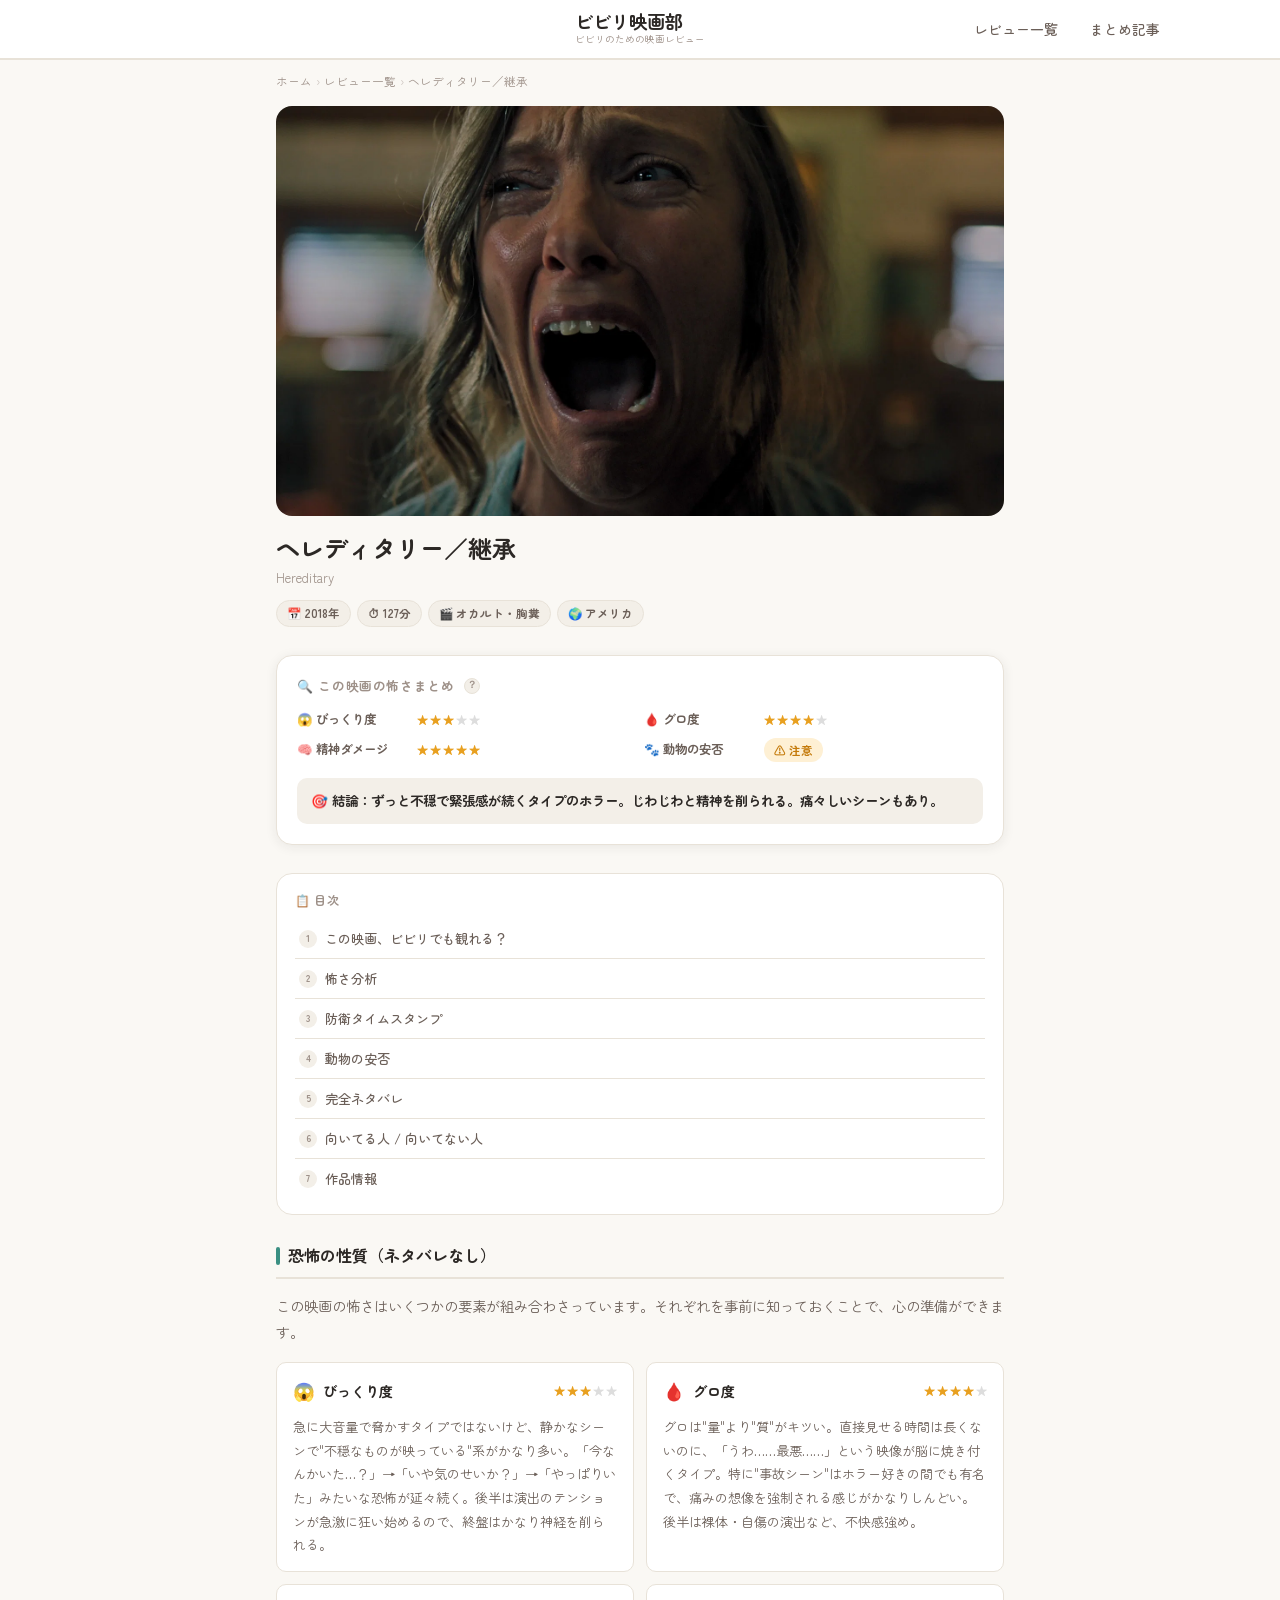
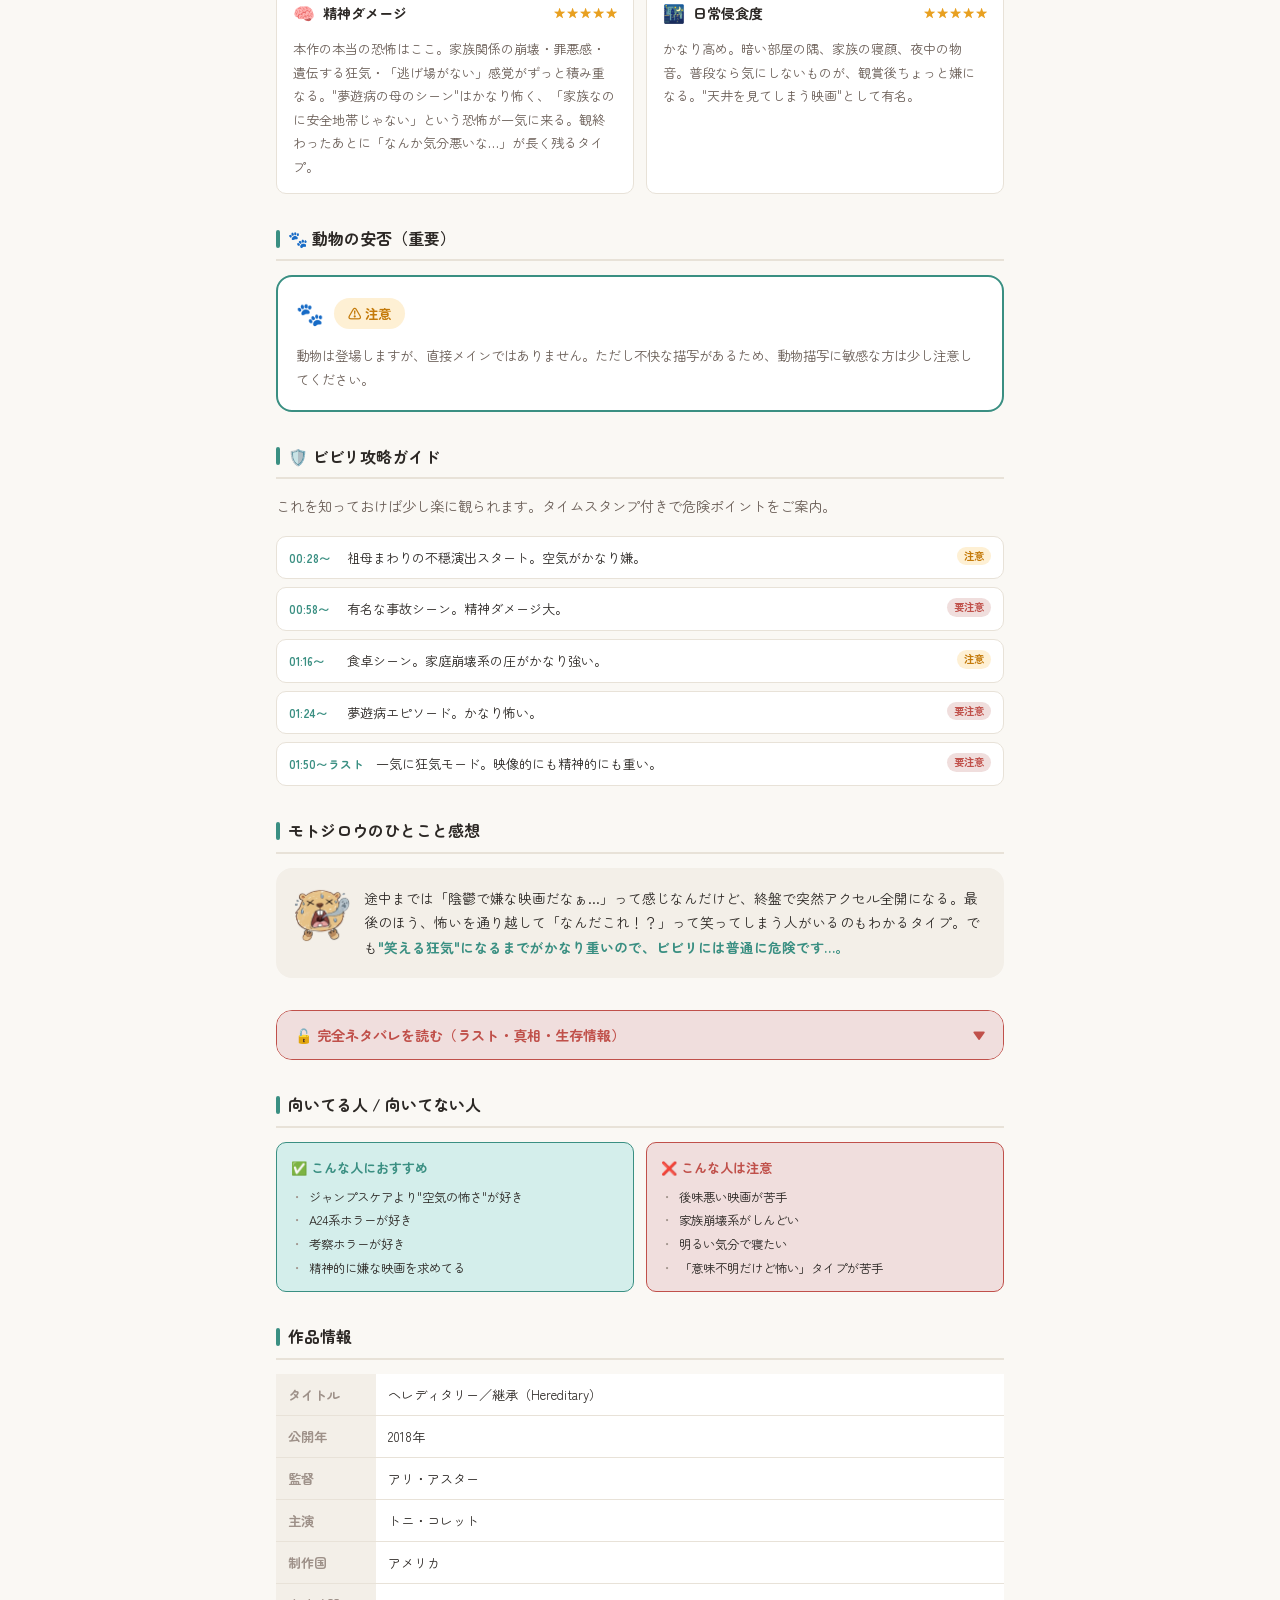
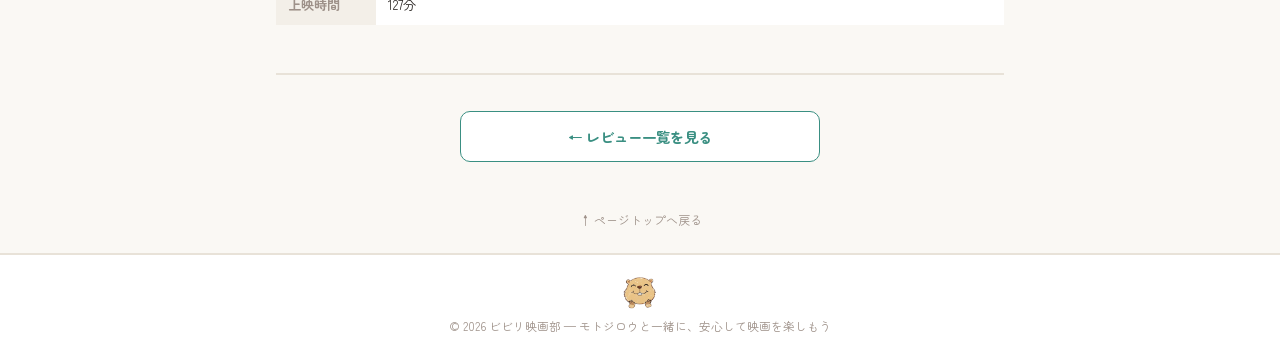
<file: bibiri-movie-club/reviews/hereditary.html>
<!DOCTYPE html>
<html lang="ja">
<head>
<meta charset="UTF-8">
<meta name="viewport" content="width=device-width, initial-scale=1.0">

<!-- ===== MOVIE DATA START ===== -->
<title>【ネタバレなし】ヘレディタリー／継承怖さレビュー｜ビビリ映画部</title>
<meta name="description" content="ヘレディタリー／継承のびっくり度・グロ度・動物安否を正直レビュー。ビビリでも観られる？怖さの性質・攻略ガイド付き。">
<link rel="preconnect" href="https://fonts.googleapis.com">
<link href="https://fonts.googleapis.com/css2?family=Noto+Sans+JP:wght@400;500;700&family=Zen+Maru+Gothic:wght@400;500;700&display=swap" rel="stylesheet">
<link rel="stylesheet" href="../assets/css/style.css">
</head>
<body>

<!-- HEADER -->
<header>
  <div class="header-inner">
    <a href="../index.html" class="site-title-wrap">
      <span class="site-title">ビビリ映画部</span>
      <span class="site-subtitle">ビビリのための映画レビュー</span>
    </a>
    <nav class="pc-nav">
      <a href="index.html">レビュー一覧</a>
      <a href="#">まとめ記事</a>
    </nav>
    <button class="hamburger" id="hamburger" aria-label="メニューを開く">
      <span></span><span></span><span></span>
    </button>
  </div>
</header>

<nav class="drawer" id="drawer">
  <a href="index.html">レビュー一覧</a>
  <a href="#">まとめ記事</a>
</nav>

<!-- BREADCRUMB -->
<nav class="breadcrumb" aria-label="パンくず">
  <a href="../index.html">ホーム</a>
  <span class="breadcrumb-sep">›</span>
  <a href="index.html">レビュー一覧</a>
  <span class="breadcrumb-sep">›</span>
  <span>ヘレディタリー／継承</span>
</nav>

<!-- ===== ARTICLE ===== -->
<div class="article-wrap">

  <!-- ② MOVIE HEADER -->
   <div class="movie-header">
  <div class="movie-eyecatch">
    <img src="../assets/images/hereditary.webp" alt="ヘレディタリー／継承（2018）">
  </div>
  <div class="movie-title-area">
    <h1 class="movie-main-title">ヘレディタリー／継承</h1>
    <p class="movie-title-sub">Hereditary</p>
  </div>
  <div class="movie-meta-chips">
    <span class="meta-chip">📅 2018年</span>
    <span class="meta-chip">⏱ 127分</span>
    <span class="meta-chip">🎬 オカルト・胸糞</span>
    <span class="meta-chip">🌍 アメリカ</span>
  </div>
</div>

<div class="seo-summary">
  <div class="seo-summary-title">
    🔍 この映画の怖さまとめ
    <button class="help-inline" id="helpBtn" aria-label="評価の見方">？</button>
  </div>
  <div class="seo-rows">
    <div class="seo-row">
      <span class="seo-label">😱 びっくり度</span>
      <div class="stars-row"><span class="star on">★</span><span class="star on">★</span><span class="star on">★</span><span class="star off">★</span><span class="star off">★</span></div>
    </div>
    <div class="seo-row">
      <span class="seo-label">🩸 グロ度</span>
      <div class="stars-row"><span class="star on">★</span><span class="star on">★</span><span class="star on">★</span><span class="star on">★</span><span class="star off">★</span></div>
    </div>
    <div class="seo-row">
      <span class="seo-label">🧠 精神ダメージ</span>
      <div class="stars-row"><span class="star on">★</span><span class="star on">★</span><span class="star on">★</span><span class="star on">★</span><span class="star on">★</span></div>
    </div>
    <div class="seo-row">
      <span class="seo-label">🐾 動物の安否</span>
      <span class="animal-badge animal-badge-warn">⚠️ 注意</span>
    </div>
  </div>
  <div class="seo-verdict">
    🎯 結論：ずっと不穏で緊張感が続くタイプのホラー。じわじわと精神を削られる。痛々しいシーンもあり。
  </div>
</div>

<nav class="toc-block" aria-label="目次">
  <div class="toc-title">📋 目次</div>
  <ol class="toc-list">
    <li><a href="#section-verdict"><span class="toc-num">1</span>この映画、ビビリでも観れる？</a></li>
    <li><a href="#section-fear"><span class="toc-num">2</span>怖さ分析</a></li>
    <li><a href="#section-guide"><span class="toc-num">3</span>防衛タイムスタンプ</a></li>
    <li><a href="#section-animal"><span class="toc-num">4</span>動物の安否</a></li>
    <li><a href="#section-spoiler"><span class="toc-num">5</span>完全ネタバレ</a></li>
    <li><a href="#section-fit"><span class="toc-num">6</span>向いてる人 / 向いてない人</a></li>
    <li><a href="#section-info"><span class="toc-num">7</span>作品情報</a></li>
  </ol>
</nav>

<div class="section-block" id="section-fear">
  <h2 class="section-heading">恐怖の性質（ネタバレなし）</h2>
  <p class="article-lead">この映画の怖さはいくつかの要素が組み合わさっています。それぞれを事前に知っておくことで、心の準備ができます。</p>
  <div class="fear-grid">
    <div class="fear-card">
      <div class="fear-card-head">
        <span class="fear-icon">😱</span>
        <span class="fear-card-title">びっくり度</span>
        <div class="fear-meter stars-row" style="margin-left:auto">
          <span class="star on">★</span><span class="star on">★</span><span class="star on">★</span><span class="star off">★</span><span class="star off">★</span>
        </div>
      </div>
      <div class="fear-card-body">急に大音量で脅かすタイプではないけど、静かなシーンで"不穏なものが映っている"系がかなり多い。「今なんかいた…？」→「いや気のせいか？」→「やっぱりいた」みたいな恐怖が延々続く。後半は演出のテンションが急激に狂い始めるので、終盤はかなり神経を削られる。</div>
    </div>
    <div class="fear-card">
      <div class="fear-card-head">
        <span class="fear-icon">🩸</span>
        <span class="fear-card-title">グロ度</span>
        <div class="fear-meter stars-row" style="margin-left:auto">
          <span class="star on">★</span><span class="star on">★</span><span class="star on">★</span><span class="star on">★</span><span class="star off">★</span>
        </div>
      </div>
      <div class="fear-card-body">グロは"量"より"質"がキツい。直接見せる時間は長くないのに、「うわ……最悪……」という映像が脳に焼き付くタイプ。特に"事故シーン"はホラー好きの間でも有名で、痛みの想像を強制される感じがかなりしんどい。後半は裸体・自傷の演出など、不快感強め。</div>
    </div>
    <div class="fear-card">
      <div class="fear-card-head">
        <span class="fear-icon">🧠</span>
        <span class="fear-card-title">精神ダメージ</span>
        <div class="fear-meter stars-row" style="margin-left:auto">
          <span class="star on">★</span><span class="star on">★</span><span class="star on">★</span><span class="star on">★</span><span class="star on">★</span>
        </div>
      </div>
      <div class="fear-card-body">本作の本当の恐怖はここ。家族関係の崩壊・罪悪感・遺伝する狂気・「逃げ場がない」感覚がずっと積み重なる。"夢遊病の母のシーン"はかなり怖く、「家族なのに安全地帯じゃない」という恐怖が一気に来る。観終わったあとに「なんか気分悪いな…」が長く残るタイプ。</div>
    </div>
    <div class="fear-card">
      <div class="fear-card-head">
        <span class="fear-icon">🌃</span>
        <span class="fear-card-title">日常侵食度</span>
        <div class="fear-meter stars-row" style="margin-left:auto">
          <span class="star on">★</span><span class="star on">★</span><span class="star on">★</span><span class="star on">★</span><span class="star on">★</span>
        </div>
      </div>
      <div class="fear-card-body">かなり高め。暗い部屋の隅、家族の寝顔、夜中の物音。普段なら気にしないものが、観賞後ちょっと嫌になる。"天井を見てしまう映画"として有名。</div>
    </div>
  </div>
</div>

<div class="section-block" id="section-animal">
  <h2 class="section-heading">🐾 動物の安否（重要）</h2>
  <div class="animal-section-card">
    <div class="animal-section-head">
      <span class="fear-icon" style="font-size:1.4rem">🐾</span>
      <span class="animal-big-badge animal-badge-warn">⚠️ 注意</span>
    </div>
    <p class="animal-desc">動物は登場しますが、直接メインではありません。ただし不快な描写があるため、動物描写に敏感な方は少し注意してください。</p>
  </div>
</div>

<div class="section-block" id="section-guide">
  <h2 class="section-heading">🛡️ ビビリ攻略ガイド</h2>
  <p class="article-lead">これを知っておけば少し楽に観られます。タイムスタンプ付きで危険ポイントをご案内。</p>
  <div class="timestamp-list">
    <div class="timestamp-item">
      <span class="timestamp-time">00:28〜</span>
      <span class="timestamp-text">祖母まわりの不穏演出スタート。空気がかなり嫌。</span>
      <span class="timestamp-level level-mid">注意</span>
    </div>
    <div class="timestamp-item">
      <span class="timestamp-time">00:58〜</span>
      <span class="timestamp-text">有名な事故シーン。精神ダメージ大。</span>
      <span class="timestamp-level level-high">要注意</span>
    </div>
    <div class="timestamp-item">
      <span class="timestamp-time">01:16〜</span>
      <span class="timestamp-text">食卓シーン。家庭崩壊系の圧がかなり強い。</span>
      <span class="timestamp-level level-mid">注意</span>
    </div>
    <div class="timestamp-item">
      <span class="timestamp-time">01:24〜</span>
      <span class="timestamp-text">夢遊病エピソード。かなり怖い。</span>
      <span class="timestamp-level level-high">要注意</span>
    </div>
    <div class="timestamp-item">
      <span class="timestamp-time">01:50〜ラスト</span>
      <span class="timestamp-text">一気に狂気モード。映像的にも精神的にも重い。</span>
      <span class="timestamp-level level-high">要注意</span>
    </div>
  </div>
</div>

<div class="section-block">
  <h2 class="section-heading">モトジロウのひとこと感想</h2>
  <div class="motojiro-casual">
    <img src="../assets/images/motojiro-soul-out.png" alt="魂が抜けたモトジロウ" class="motojiro-img motojiro-review">
    <div class="casual-bubble">
      途中までは「陰鬱で嫌な映画だなぁ…」って感じなんだけど、終盤で突然アクセル全開になる。最後のほう、怖いを通り越して「なんだこれ！？」って笑ってしまう人がいるのもわかるタイプ。でも<strong>"笑える狂気"になるまでがかなり重いので、ビビリには普通に危険です…。</strong>
    </div>
  </div>
</div>

<div class="section-block" id="section-spoiler">
  <div class="accordion-wrap">
    <button class="accordion-toggle" id="spoilerToggle">
      <span>🔓 完全ネタバレを読む（ラスト・真相・生存情報）</span>
      <span class="accordion-arrow">▼</span>
    </button>
    <div class="accordion-body" id="spoilerBody">
      <div class="accordion-inner">
        <p><strong>【ラスト】</strong>母アニーは完全に精神崩壊し、自ら首を切断するという強烈なラストへ。一家はカルト教団の儀式に利用されており、最終的に息子ピーターに悪魔"パイモン"が宿る。</p>
        <p><strong>【真相】</strong>祖母エレンは最初から悪魔降臨の儀式を進めていた。家族の悲劇は偶然ではなく、ほぼ仕組まれていたもの。「呪われた家族の崩壊」ではなく、"最初から逃げられなかった話"。</p>
        <p><strong>【生存情報】</strong>実質的にまともな形で救われる人物はほぼいない。</p>
        <p><strong>【後味】</strong>かなり悪い。救いはほぼなく、「全部決まっていた」という絶望感が残る。観終わったあと静かな部屋が嫌になるタイプ。</p>
      </div>
    </div>
  </div>
</div>

<div class="section-block" id="section-fit">
  <h2 class="section-heading">向いてる人 / 向いてない人</h2>
  <div class="fit-grid">
    <div class="fit-card fit-ok">
      <div class="fit-card-head">✅ こんな人におすすめ</div>
      <ul class="fit-list">
        <li>ジャンプスケアより"空気の怖さ"が好き</li>
        <li>A24系ホラーが好き</li>
        <li>考察ホラーが好き</li>
        <li>精神的に嫌な映画を求めてる</li>
      </ul>
    </div>
    <div class="fit-card fit-ng">
      <div class="fit-card-head">❌ こんな人は注意</div>
      <ul class="fit-list">
        <li>後味悪い映画が苦手</li>
        <li>家族崩壊系がしんどい</li>
        <li>明るい気分で寝たい</li>
        <li>「意味不明だけど怖い」タイプが苦手</li>
      </ul>
    </div>
  </div>
</div>

<div class="section-block" id="section-info">
  <h2 class="section-heading">作品情報</h2>
  <table class="work-info-table">
    <tr><th>タイトル</th><td>ヘレディタリー／継承（Hereditary）</td></tr>
    <tr><th>公開年</th><td>2018年</td></tr>
    <tr><th>監督</th><td>アリ・アスター</td></tr>
    <tr><th>主演</th><td>トニ・コレット</td></tr>
    <tr><th>制作国</th><td>アメリカ</td></tr>
    <tr><th>上映時間</th><td>127分</td></tr>
  </table>
</div>
<!-- ===== MOVIE DATA END ===== -->

<!-- RELATED REVIEWS -->
<div class="related-section">

  <!-- replace later -->

  <a class="list-btn" href="index.html">← レビュー一覧を見る</a>
  <a class="back-to-top" href="#" id="backToTop">↑ ページトップへ戻る</a>

</div><!-- related-section -->

</div><!-- end article-wrap -->

<!-- ===== MODAL ===== -->
<div class="modal-overlay" id="modalOverlay" role="dialog" aria-modal="true" aria-labelledby="modalTitle">
  <div class="modal">
    <div class="modal-header">
      <div class="modal-title" id="modalTitle">
        <span class="modal-title-icon">？</span>
        評価の見方
      </div>
      <button class="modal-close" id="modalClose" aria-label="閉じる">✕</button>
    </div>
    <div class="modal-body">
      <div class="modal-item">
        <div class="modal-item-head"><span class="modal-item-icon">😱</span><span class="modal-item-title">びっくり度</span></div>
        <div class="modal-item-desc">ジャンプスケア・突然の大音量・急な飛び出し演出の強さ。★1：ほぼなし ／ ★5：かなり激しい</div>
      </div>
      <div class="modal-divider"></div>
      <div class="modal-item">
        <div class="modal-item-head"><span class="modal-item-icon">🩸</span><span class="modal-item-title">グロ度</span></div>
        <div class="modal-item-desc">血・身体欠損・視覚的ショックシーンの強さ。★1：ほぼなし ／ ★5：かなり強烈</div>
      </div>
      <div class="modal-divider"></div>
      <div class="modal-item">
        <div class="modal-item-head"><span class="modal-item-icon">🧠</span><span class="modal-item-title">精神ダメージ</span></div>
        <div class="modal-item-desc">心理的圧迫・日常侵食・後引き度の強さ。★1：ほぼなし ／ ★5：観後もじわじわくる</div>
      </div>
      <div class="modal-divider"></div>
      <div class="modal-item">
        <div class="modal-item-head"><span class="modal-item-icon">🐾</span><span class="modal-item-title">動物の安否</span></div>
        <div class="modal-item-desc">映画内で動物が危険にさらされるかどうかの事前指標です。</div>
        <div style="display:flex;gap:6px;flex-wrap:wrap;margin-top:5px;">
          <span style="display:inline-flex;align-items:center;gap:4px;padding:3px 10px;border-radius:20px;font-size:0.72rem;font-weight:700;background:var(--safe-bg);color:var(--safe);">✅ 安全</span>
          <span style="display:inline-flex;align-items:center;gap:4px;padding:3px 10px;border-radius:20px;font-size:0.72rem;font-weight:700;background:var(--warn-bg);color:var(--warn);">⚠️ 注意</span>
          <span style="display:inline-flex;align-items:center;gap:4px;padding:3px 10px;border-radius:20px;font-size:0.72rem;font-weight:700;background:var(--danger-bg);color:var(--danger);">❌ 危険</span>
        </div>
      </div>
      <div class="modal-note">💡 すべての評価はレビュアーの主観に基づきます。あくまで参考としてご活用ください。</div>
    </div>
  </div>
</div>

<!-- ===== FOOTER ===== -->
<footer>
  <div class="footer-inner">
    <img src="../assets/images/motojiro-smile.png" alt="笑っているモトジロウ" class="motojiro-img motojiro-footer">
    <p>&copy; 2026 ビビリ映画部 — モトジロウと一緒に、安心して映画を楽しもう</p>
  </div>
</footer>

<script>
  const ham = document.getElementById('hamburger');
  const drawer = document.getElementById('drawer');
  ham.addEventListener('click', () => { ham.classList.toggle('open'); drawer.classList.toggle('open'); });

  const modalOverlay = document.getElementById('modalOverlay');
  function openModal()  { modalOverlay.classList.add('open');    document.body.style.overflow = 'hidden'; }
  function closeModal() { modalOverlay.classList.remove('open'); document.body.style.overflow = ''; }

  document.getElementById('helpBtn').addEventListener('click', openModal);
  document.getElementById('modalClose').addEventListener('click', closeModal);
  modalOverlay.addEventListener('click', e => { if (e.target === modalOverlay) closeModal(); });
  document.addEventListener('keydown', e => { if (e.key === 'Escape') closeModal(); });

  document.getElementById('backToTop').addEventListener('click', e => {
    e.preventDefault(); window.scrollTo({ top: 0, behavior: 'smooth' });
  });

  const spoilerToggle = document.getElementById('spoilerToggle');
  const spoilerBody   = document.getElementById('spoilerBody');
  spoilerToggle.addEventListener('click', () => {
    spoilerToggle.classList.toggle('open');
    spoilerBody.classList.toggle('open');
  });
</script>
</body>
</html>
</file>
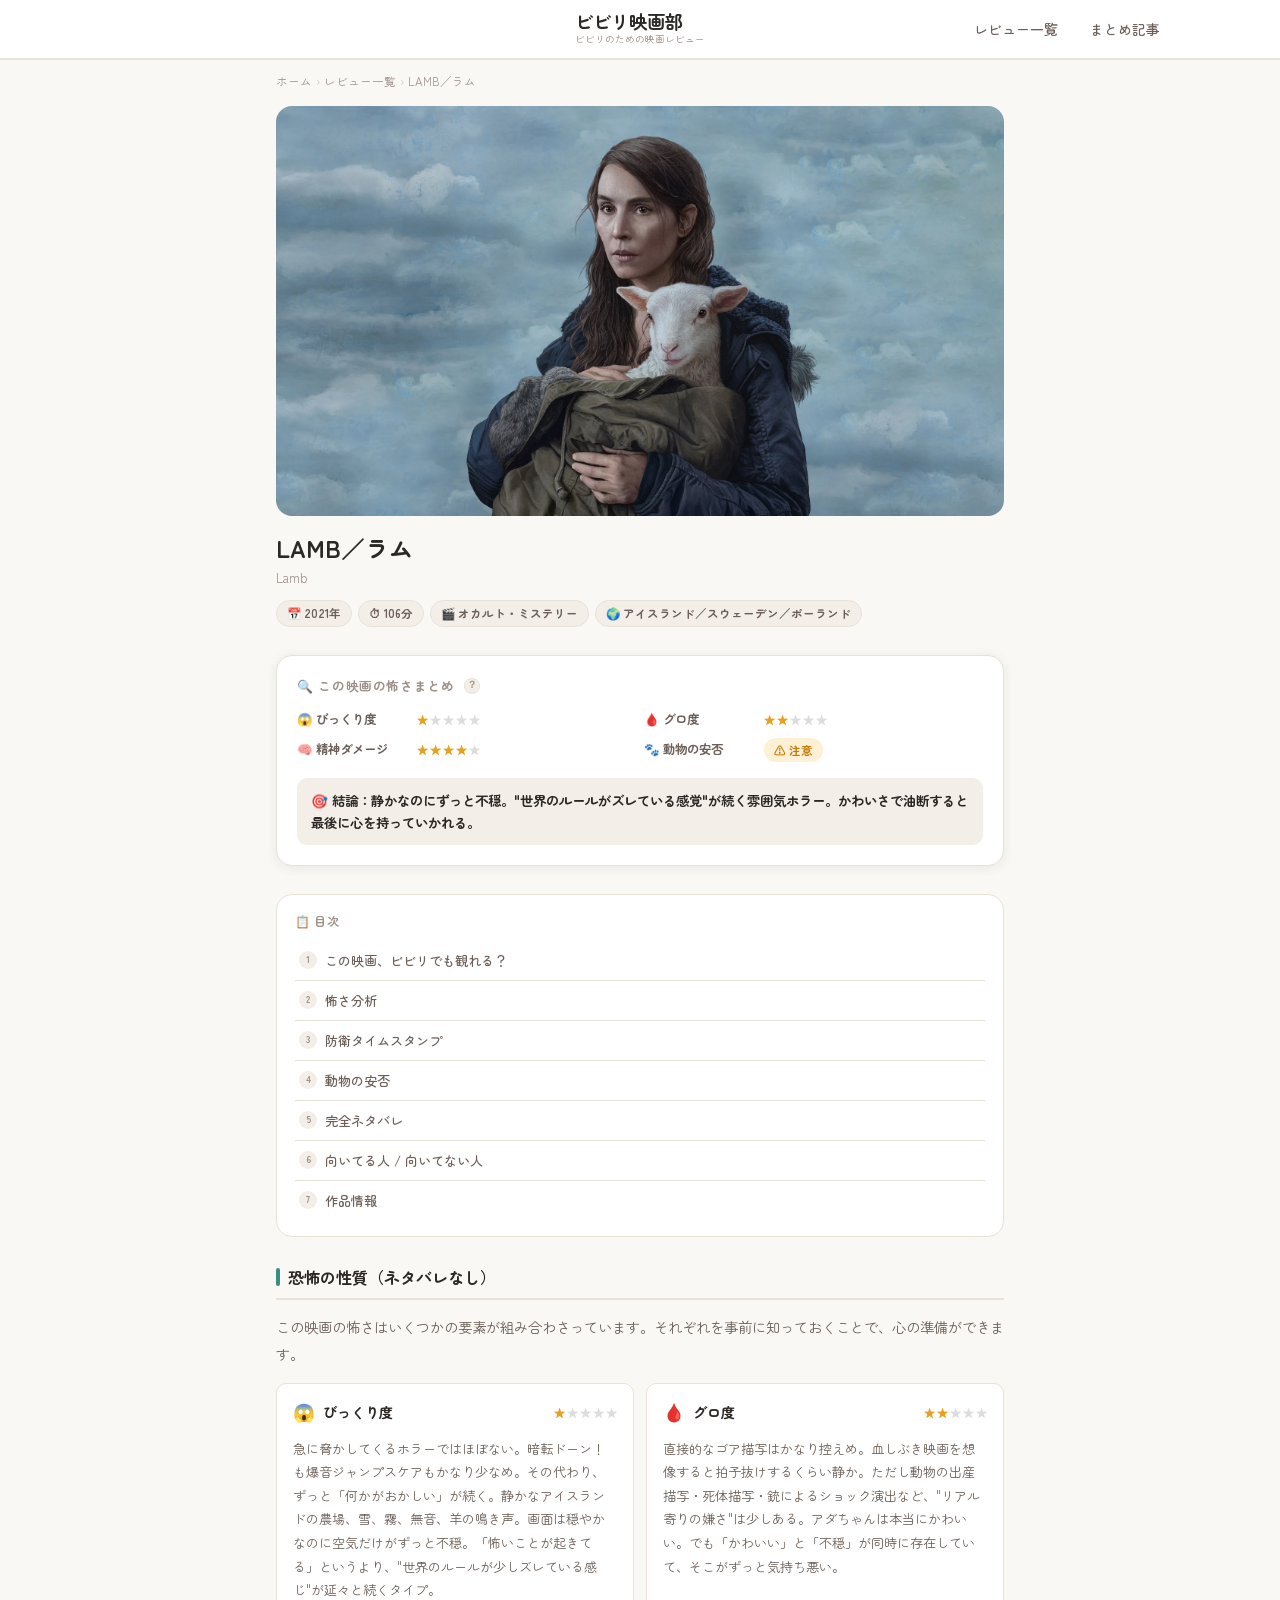
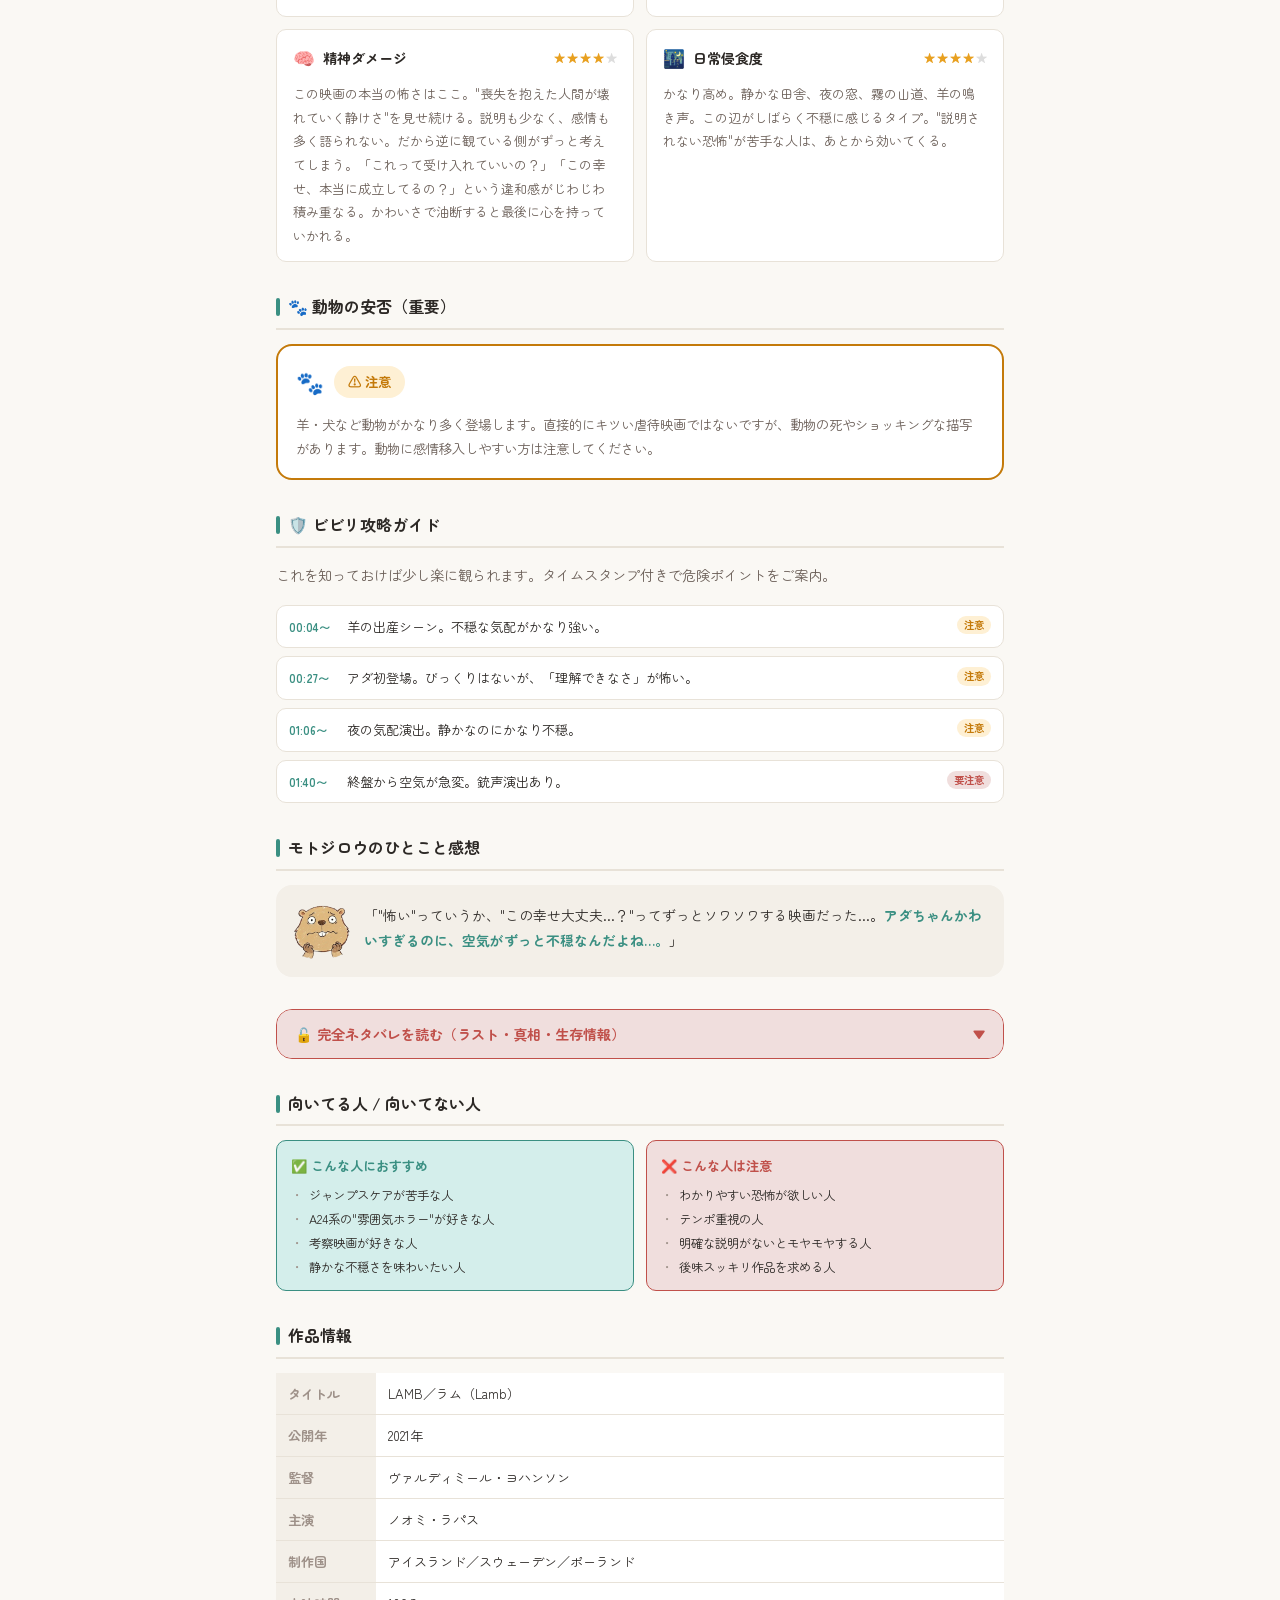
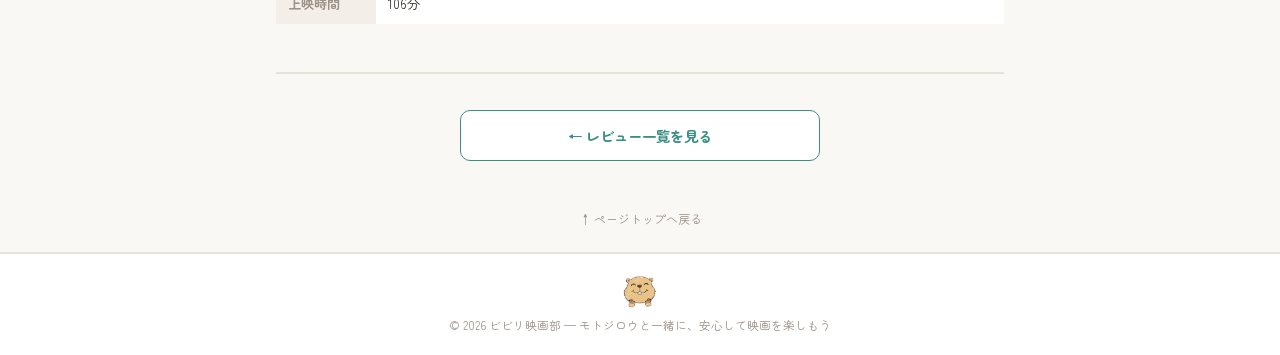
<file: bibiri-movie-club/reviews/lamb.html>
<!DOCTYPE html>
<html lang="ja">
<head>
<meta charset="UTF-8">
<meta name="viewport" content="width=device-width, initial-scale=1.0">
<title>【ネタバレなし】LAMB／ラム怖さレビュー｜ビビリ映画部</title>
<meta name="description" content="LAMB／ラムのびっくり度・グロ度・動物安否を正直レビュー。ビビリでも観られる？怖さの性質・攻略ガイド付き。">
<link rel="preconnect" href="https://fonts.googleapis.com">
<link href="https://fonts.googleapis.com/css2?family=Noto+Sans+JP:wght@400;500;700&family=Zen+Maru+Gothic:wght@400;500;700&display=swap" rel="stylesheet">
<link rel="stylesheet" href="../assets/css/style.css">
</head>
<body>

<header>
  <div class="header-inner">
    <a href="../index.html" class="site-title-wrap">
      <span class="site-title">ビビリ映画部</span>
      <span class="site-subtitle">ビビリのための映画レビュー</span>
    </a>
    <nav class="pc-nav">
      <a href="index.html">レビュー一覧</a>
      <a href="#">まとめ記事</a>
    </nav>
    <button class="hamburger" id="hamburger" aria-label="メニューを開く">
      <span></span><span></span><span></span>
    </button>
  </div>
</header>

<nav class="drawer" id="drawer">
  <a href="index.html">レビュー一覧</a>
  <a href="#">まとめ記事</a>
</nav>

<nav class="breadcrumb" aria-label="パンくず">
  <a href="../index.html">ホーム</a>
  <span class="breadcrumb-sep">›</span>
  <a href="index.html">レビュー一覧</a>
  <span class="breadcrumb-sep">›</span>
  <span>LAMB／ラム</span>
</nav>

<div class="article-wrap">

  <div class="movie-header">
    <div class="movie-eyecatch">
      <img src="../assets/images/lamb.webp" alt="LAMB／ラム（2021）">
    </div>
    <div class="movie-title-area">
      <h1 class="movie-main-title">LAMB／ラム</h1>
      <p class="movie-title-sub">Lamb</p>
    </div>
    <div class="movie-meta-chips">
      <span class="meta-chip">📅 2021年</span>
      <span class="meta-chip">⏱ 106分</span>
      <span class="meta-chip">🎬 オカルト・ミステリー</span>
      <span class="meta-chip">🌍 アイスランド／スウェーデン／ポーランド</span>
    </div>
  </div>

  <div class="seo-summary">
    <div class="seo-summary-title">
      🔍 この映画の怖さまとめ
      <button class="help-inline" id="helpBtn" aria-label="評価の見方">？</button>
    </div>
    <div class="seo-rows">
      <div class="seo-row">
        <span class="seo-label">😱 びっくり度</span>
        <div class="stars-row"><span class="star on">★</span><span class="star off">★</span><span class="star off">★</span><span class="star off">★</span><span class="star off">★</span></div>
      </div>
      <div class="seo-row">
        <span class="seo-label">🩸 グロ度</span>
        <div class="stars-row"><span class="star on">★</span><span class="star on">★</span><span class="star off">★</span><span class="star off">★</span><span class="star off">★</span></div>
      </div>
      <div class="seo-row">
        <span class="seo-label">🧠 精神ダメージ</span>
        <div class="stars-row"><span class="star on">★</span><span class="star on">★</span><span class="star on">★</span><span class="star on">★</span><span class="star off">★</span></div>
      </div>
      <div class="seo-row">
        <span class="seo-label">🐾 動物の安否</span>
        <span class="animal-badge animal-badge-warn">⚠️ 注意</span>
      </div>
    </div>
    <div class="seo-verdict">
      🎯 結論：静かなのにずっと不穏。"世界のルールがズレている感覚"が続く雰囲気ホラー。かわいさで油断すると最後に心を持っていかれる。
    </div>
  </div>

  <nav class="toc-block" aria-label="目次">
    <div class="toc-title">📋 目次</div>
    <ol class="toc-list">
      <li><a href="#section-verdict"><span class="toc-num">1</span>この映画、ビビリでも観れる？</a></li>
      <li><a href="#section-fear"><span class="toc-num">2</span>怖さ分析</a></li>
      <li><a href="#section-guide"><span class="toc-num">3</span>防衛タイムスタンプ</a></li>
      <li><a href="#section-animal"><span class="toc-num">4</span>動物の安否</a></li>
      <li><a href="#section-spoiler"><span class="toc-num">5</span>完全ネタバレ</a></li>
      <li><a href="#section-fit"><span class="toc-num">6</span>向いてる人 / 向いてない人</a></li>
      <li><a href="#section-info"><span class="toc-num">7</span>作品情報</a></li>
    </ol>
  </nav>

  <div class="section-block" id="section-fear">
    <h2 class="section-heading">恐怖の性質（ネタバレなし）</h2>
    <p class="article-lead">この映画の怖さはいくつかの要素が組み合わさっています。それぞれを事前に知っておくことで、心の準備ができます。</p>
    <div class="fear-grid">
      <div class="fear-card">
        <div class="fear-card-head">
          <span class="fear-icon">😱</span>
          <span class="fear-card-title">びっくり度</span>
          <div class="fear-meter stars-row" style="margin-left:auto">
            <span class="star on">★</span><span class="star off">★</span><span class="star off">★</span><span class="star off">★</span><span class="star off">★</span>
          </div>
        </div>
        <div class="fear-card-body">急に脅かしてくるホラーではほぼない。暗転ドーン！も爆音ジャンプスケアもかなり少なめ。その代わり、ずっと「何かがおかしい」が続く。静かなアイスランドの農場、雪、霧、無音、羊の鳴き声。画面は穏やかなのに空気だけがずっと不穏。「怖いことが起きてる」というより、"世界のルールが少しズレている感じ"が延々と続くタイプ。</div>
      </div>
      <div class="fear-card">
        <div class="fear-card-head">
          <span class="fear-icon">🩸</span>
          <span class="fear-card-title">グロ度</span>
          <div class="fear-meter stars-row" style="margin-left:auto">
            <span class="star on">★</span><span class="star on">★</span><span class="star off">★</span><span class="star off">★</span><span class="star off">★</span>
          </div>
        </div>
        <div class="fear-card-body">直接的なゴア描写はかなり控えめ。血しぶき映画を想像すると拍子抜けするくらい静か。ただし動物の出産描写・死体描写・銃によるショック演出など、"リアル寄りの嫌さ"は少しある。アダちゃんは本当にかわいい。でも「かわいい」と「不穏」が同時に存在していて、そこがずっと気持ち悪い。</div>
      </div>
      <div class="fear-card">
        <div class="fear-card-head">
          <span class="fear-icon">🧠</span>
          <span class="fear-card-title">精神ダメージ</span>
          <div class="fear-meter stars-row" style="margin-left:auto">
            <span class="star on">★</span><span class="star on">★</span><span class="star on">★</span><span class="star on">★</span><span class="star off">★</span>
          </div>
        </div>
        <div class="fear-card-body">この映画の本当の怖さはここ。"喪失を抱えた人間が壊れていく静けさ"を見せ続ける。説明も少なく、感情も多く語られない。だから逆に観ている側がずっと考えてしまう。「これって受け入れていいの？」「この幸せ、本当に成立してるの？」という違和感がじわじわ積み重なる。かわいさで油断すると最後に心を持っていかれる。</div>
      </div>
      <div class="fear-card">
        <div class="fear-card-head">
          <span class="fear-icon">🌃</span>
          <span class="fear-card-title">日常侵食度</span>
          <div class="fear-meter stars-row" style="margin-left:auto">
            <span class="star on">★</span><span class="star on">★</span><span class="star on">★</span><span class="star on">★</span><span class="star off">★</span>
          </div>
        </div>
        <div class="fear-card-body">かなり高め。静かな田舎、夜の窓、霧の山道、羊の鳴き声。この辺がしばらく不穏に感じるタイプ。"説明されない恐怖"が苦手な人は、あとから効いてくる。</div>
      </div>
    </div>
  </div>

  <div class="section-block" id="section-animal">
    <h2 class="section-heading">🐾 動物の安否（重要）</h2>
    <div class="animal-section-card animal-warn">
      <div class="animal-section-head">
        <span class="fear-icon" style="font-size:1.4rem">🐾</span>
        <span class="animal-big-badge animal-badge-warn">⚠️ 注意</span>
      </div>
      <p class="animal-desc">羊・犬など動物がかなり多く登場します。直接的にキツい虐待映画ではないですが、動物の死やショッキングな描写があります。動物に感情移入しやすい方は注意してください。</p>
    </div>
  </div>

  <div class="section-block" id="section-guide">
    <h2 class="section-heading">🛡️ ビビリ攻略ガイド</h2>
    <p class="article-lead">これを知っておけば少し楽に観られます。タイムスタンプ付きで危険ポイントをご案内。</p>
    <div class="timestamp-list">
      <div class="timestamp-item">
        <span class="timestamp-time">00:04〜</span>
        <span class="timestamp-text">羊の出産シーン。不穏な気配がかなり強い。</span>
        <span class="timestamp-level level-mid">注意</span>
      </div>
      <div class="timestamp-item">
        <span class="timestamp-time">00:27〜</span>
        <span class="timestamp-text">アダ初登場。びっくりはないが、「理解できなさ」が怖い。</span>
        <span class="timestamp-level level-mid">注意</span>
      </div>
      <div class="timestamp-item">
        <span class="timestamp-time">01:06〜</span>
        <span class="timestamp-text">夜の気配演出。静かなのにかなり不穏。</span>
        <span class="timestamp-level level-mid">注意</span>
      </div>
      <div class="timestamp-item">
        <span class="timestamp-time">01:40〜</span>
        <span class="timestamp-text">終盤から空気が急変。銃声演出あり。</span>
        <span class="timestamp-level level-high">要注意</span>
      </div>
    </div>
  </div>

  <div class="section-block">
    <h2 class="section-heading">モトジロウのひとこと感想</h2>
    <div class="motojiro-casual">
      <img src="../assets/images/motojiro-sweating.png" alt="汗をかくモトジロウ" class="motojiro-img motojiro-review">
      <div class="casual-bubble">
        「"怖い"っていうか、"この幸せ大丈夫…？"ってずっとソワソワする映画だった…。<strong>アダちゃんかわいすぎるのに、空気がずっと不穏なんだよね…。</strong>」
      </div>
    </div>
  </div>

  <div class="section-block" id="section-spoiler">
    <div class="accordion-wrap">
      <button class="accordion-toggle" id="spoilerToggle">
        <span>🔓 完全ネタバレを読む（ラスト・真相・生存情報）</span>
        <span class="accordion-arrow">▼</span>
      </button>
      <div class="accordion-body" id="spoilerBody">
        <div class="accordion-inner">
          <p><strong>【ラスト】</strong>マリアの夫イングヴァルは、山にいた羊人間のような存在に撃たれて死亡。アダはその存在に連れ去られてしまう。最後、マリアだけが取り残される。</p>
          <p><strong>【真相】</strong>明確な説明は最後までない。アダは人間と羊の異形存在であり、自然や動物側からの"奪い返し"、子どもを失った夫婦の執着、などを象徴的に描いていると解釈されることが多い。</p>
          <p><strong>【生存情報】</strong>マリアは生存。イングヴァルは死亡。アダは連れ去られる。</p>
          <p><strong>【後味】</strong>かなり苦い。絶望エンドというより「最初から壊れた幸福だった」と気づかされるタイプ。静かな映画なのに、ラストの破壊力が重い。</p>
        </div>
      </div>
    </div>
  </div>

  <div class="section-block" id="section-fit">
    <h2 class="section-heading">向いてる人 / 向いてない人</h2>
    <div class="fit-grid">
      <div class="fit-card fit-ok">
        <div class="fit-card-head">✅ こんな人におすすめ</div>
        <ul class="fit-list">
          <li>ジャンプスケアが苦手な人</li>
          <li>A24系の"雰囲気ホラー"が好きな人</li>
          <li>考察映画が好きな人</li>
          <li>静かな不穏さを味わいたい人</li>
        </ul>
      </div>
      <div class="fit-card fit-ng">
        <div class="fit-card-head">❌ こんな人は注意</div>
        <ul class="fit-list">
          <li>わかりやすい恐怖が欲しい人</li>
          <li>テンポ重視の人</li>
          <li>明確な説明がないとモヤモヤする人</li>
          <li>後味スッキリ作品を求める人</li>
        </ul>
      </div>
    </div>
  </div>

  <div class="section-block" id="section-info">
    <h2 class="section-heading">作品情報</h2>
    <table class="work-info-table">
      <tr><th>タイトル</th><td>LAMB／ラム（Lamb）</td></tr>
      <tr><th>公開年</th><td>2021年</td></tr>
      <tr><th>監督</th><td>ヴァルディミール・ヨハンソン</td></tr>
      <tr><th>主演</th><td>ノオミ・ラパス</td></tr>
      <tr><th>制作国</th><td>アイスランド／スウェーデン／ポーランド</td></tr>
      <tr><th>上映時間</th><td>106分</td></tr>
    </table>
  </div>

  <div class="related-section">
    <a class="list-btn" href="index.html">← レビュー一覧を見る</a>
    <a class="back-to-top" href="#" id="backToTop">↑ ページトップへ戻る</a>
  </div>

</div>

<div class="modal-overlay" id="modalOverlay" role="dialog" aria-modal="true" aria-labelledby="modalTitle">
  <div class="modal">
    <div class="modal-header">
      <div class="modal-title" id="modalTitle">
        <span class="modal-title-icon">？</span>
        評価の見方
      </div>
      <button class="modal-close" id="modalClose" aria-label="閉じる">✕</button>
    </div>
    <div class="modal-body">
      <div class="modal-item">
        <div class="modal-item-head"><span class="modal-item-icon">😱</span><span class="modal-item-title">びっくり度</span></div>
        <div class="modal-item-desc">ジャンプスケア・突然の大音量・急な飛び出し演出の強さ。★1：ほぼなし ／ ★5：かなり激しい</div>
      </div>
      <div class="modal-divider"></div>
      <div class="modal-item">
        <div class="modal-item-head"><span class="modal-item-icon">🩸</span><span class="modal-item-title">グロ度</span></div>
        <div class="modal-item-desc">血・身体欠損・視覚的ショックシーンの強さ。★1：ほぼなし ／ ★5：かなり強烈</div>
      </div>
      <div class="modal-divider"></div>
      <div class="modal-item">
        <div class="modal-item-head"><span class="modal-item-icon">🧠</span><span class="modal-item-title">精神ダメージ</span></div>
        <div class="modal-item-desc">心理的圧迫・日常侵食・後引き度の強さ。★1：ほぼなし ／ ★5：観後もじわじわくる</div>
      </div>
      <div class="modal-divider"></div>
      <div class="modal-item">
        <div class="modal-item-head"><span class="modal-item-icon">🐾</span><span class="modal-item-title">動物の安否</span></div>
        <div class="modal-item-desc">映画内で動物が危険にさらされるかどうかの事前指標です。</div>
        <div style="display:flex;gap:6px;flex-wrap:wrap;margin-top:5px;">
          <span style="display:inline-flex;align-items:center;gap:4px;padding:3px 10px;border-radius:20px;font-size:0.72rem;font-weight:700;background:var(--safe-bg);color:var(--safe);">✅ 安全</span>
          <span style="display:inline-flex;align-items:center;gap:4px;padding:3px 10px;border-radius:20px;font-size:0.72rem;font-weight:700;background:var(--warn-bg);color:var(--warn);">⚠️ 注意</span>
          <span style="display:inline-flex;align-items:center;gap:4px;padding:3px 10px;border-radius:20px;font-size:0.72rem;font-weight:700;background:var(--danger-bg);color:var(--danger);">❌ 危険</span>
        </div>
      </div>
      <div class="modal-note">💡 すべての評価はレビュアーの主観に基づきます。あくまで参考としてご活用ください。</div>
    </div>
  </div>
</div>

<footer>
  <div class="footer-inner">
    <img src="../assets/images/motojiro-smile.png" alt="笑っているモトジロウ" class="motojiro-img motojiro-footer">
    <p>&copy; 2026 ビビリ映画部 — モトジロウと一緒に、安心して映画を楽しもう</p>
  </div>
</footer>

<script>
  const ham = document.getElementById('hamburger');
  const drawer = document.getElementById('drawer');
  ham.addEventListener('click', () => { ham.classList.toggle('open'); drawer.classList.toggle('open'); });

  const modalOverlay = document.getElementById('modalOverlay');
  function openModal()  { modalOverlay.classList.add('open');    document.body.style.overflow = 'hidden'; }
  function closeModal() { modalOverlay.classList.remove('open'); document.body.style.overflow = ''; }

  document.getElementById('helpBtn').addEventListener('click', openModal);
  document.getElementById('modalClose').addEventListener('click', closeModal);
  modalOverlay.addEventListener('click', e => { if (e.target === modalOverlay) closeModal(); });
  document.addEventListener('keydown', e => { if (e.key === 'Escape') closeModal(); });

  document.getElementById('backToTop').addEventListener('click', e => {
    e.preventDefault(); window.scrollTo({ top: 0, behavior: 'smooth' });
  });

  const spoilerToggle = document.getElementById('spoilerToggle');
  const spoilerBody   = document.getElementById('spoilerBody');
  spoilerToggle.addEventListener('click', () => {
    spoilerToggle.classList.toggle('open');
    spoilerBody.classList.toggle('open');
  });
</script>
</body>
</html>
</file>
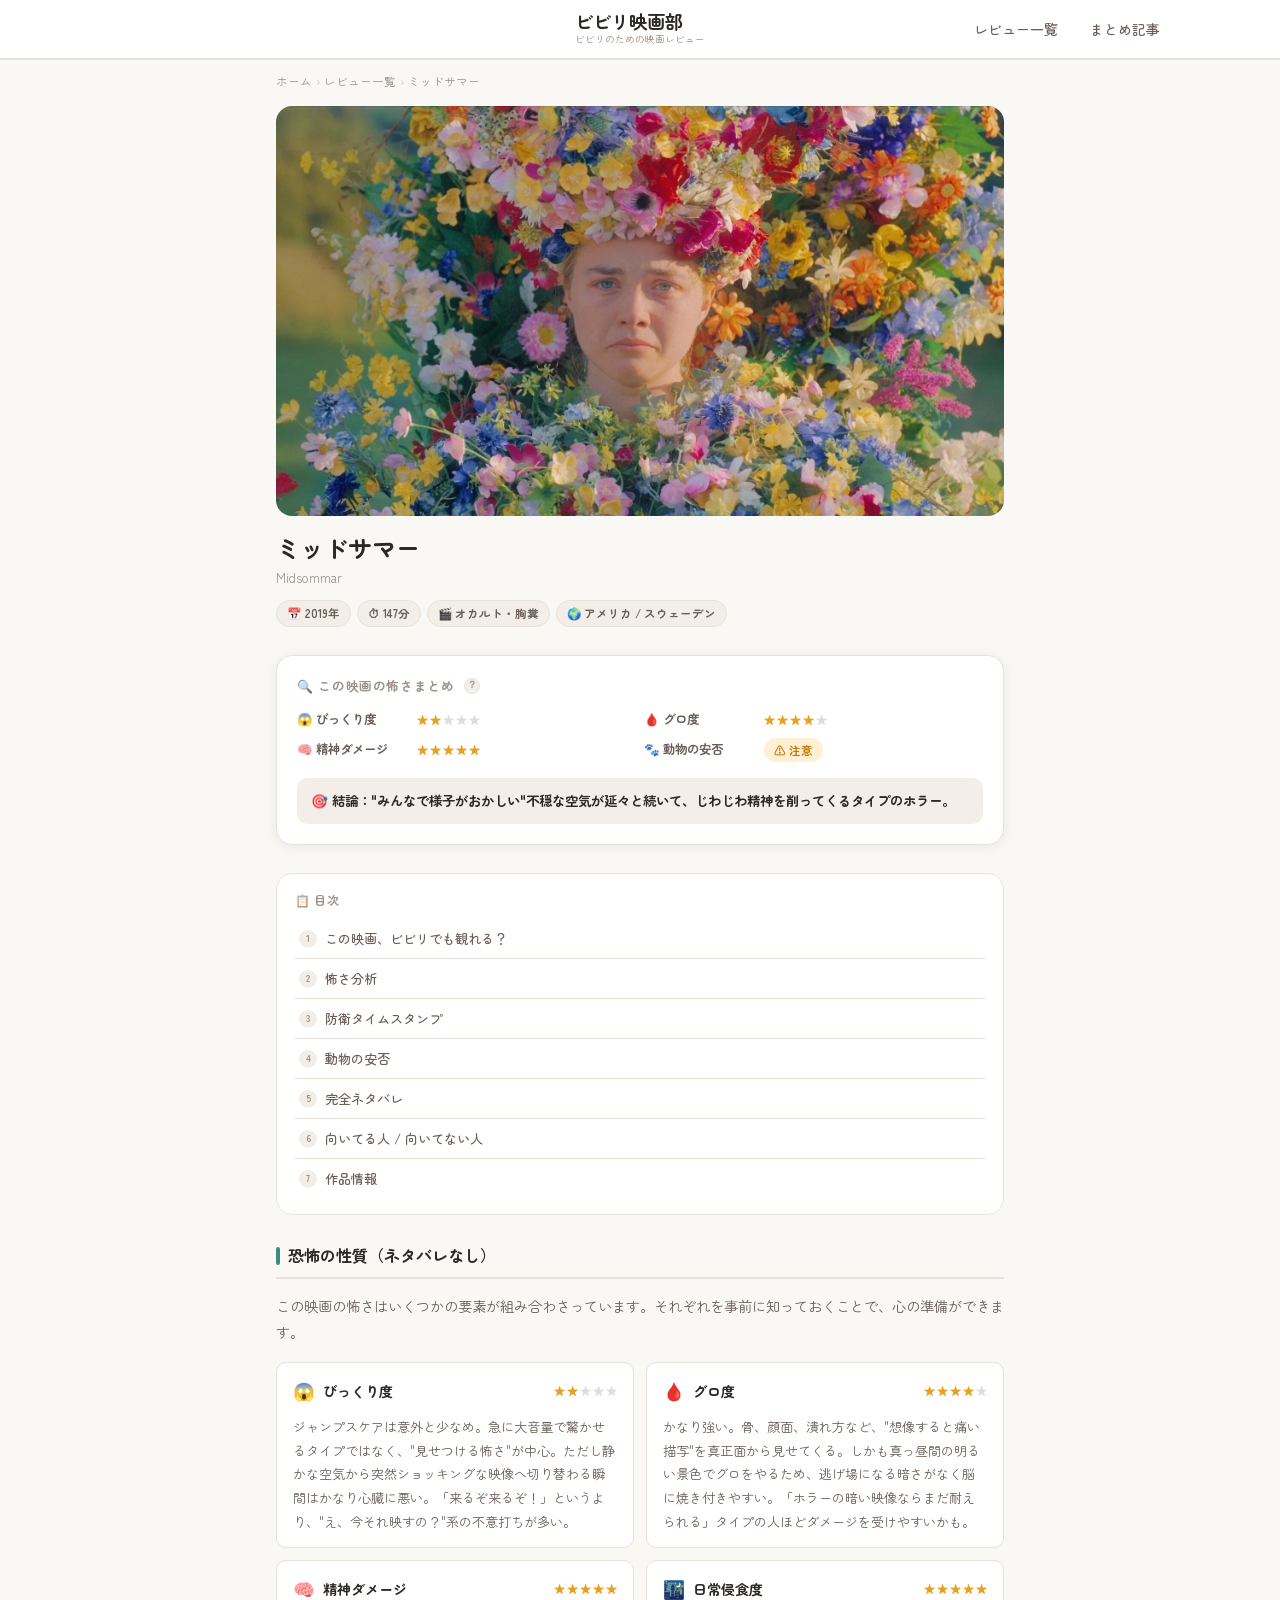
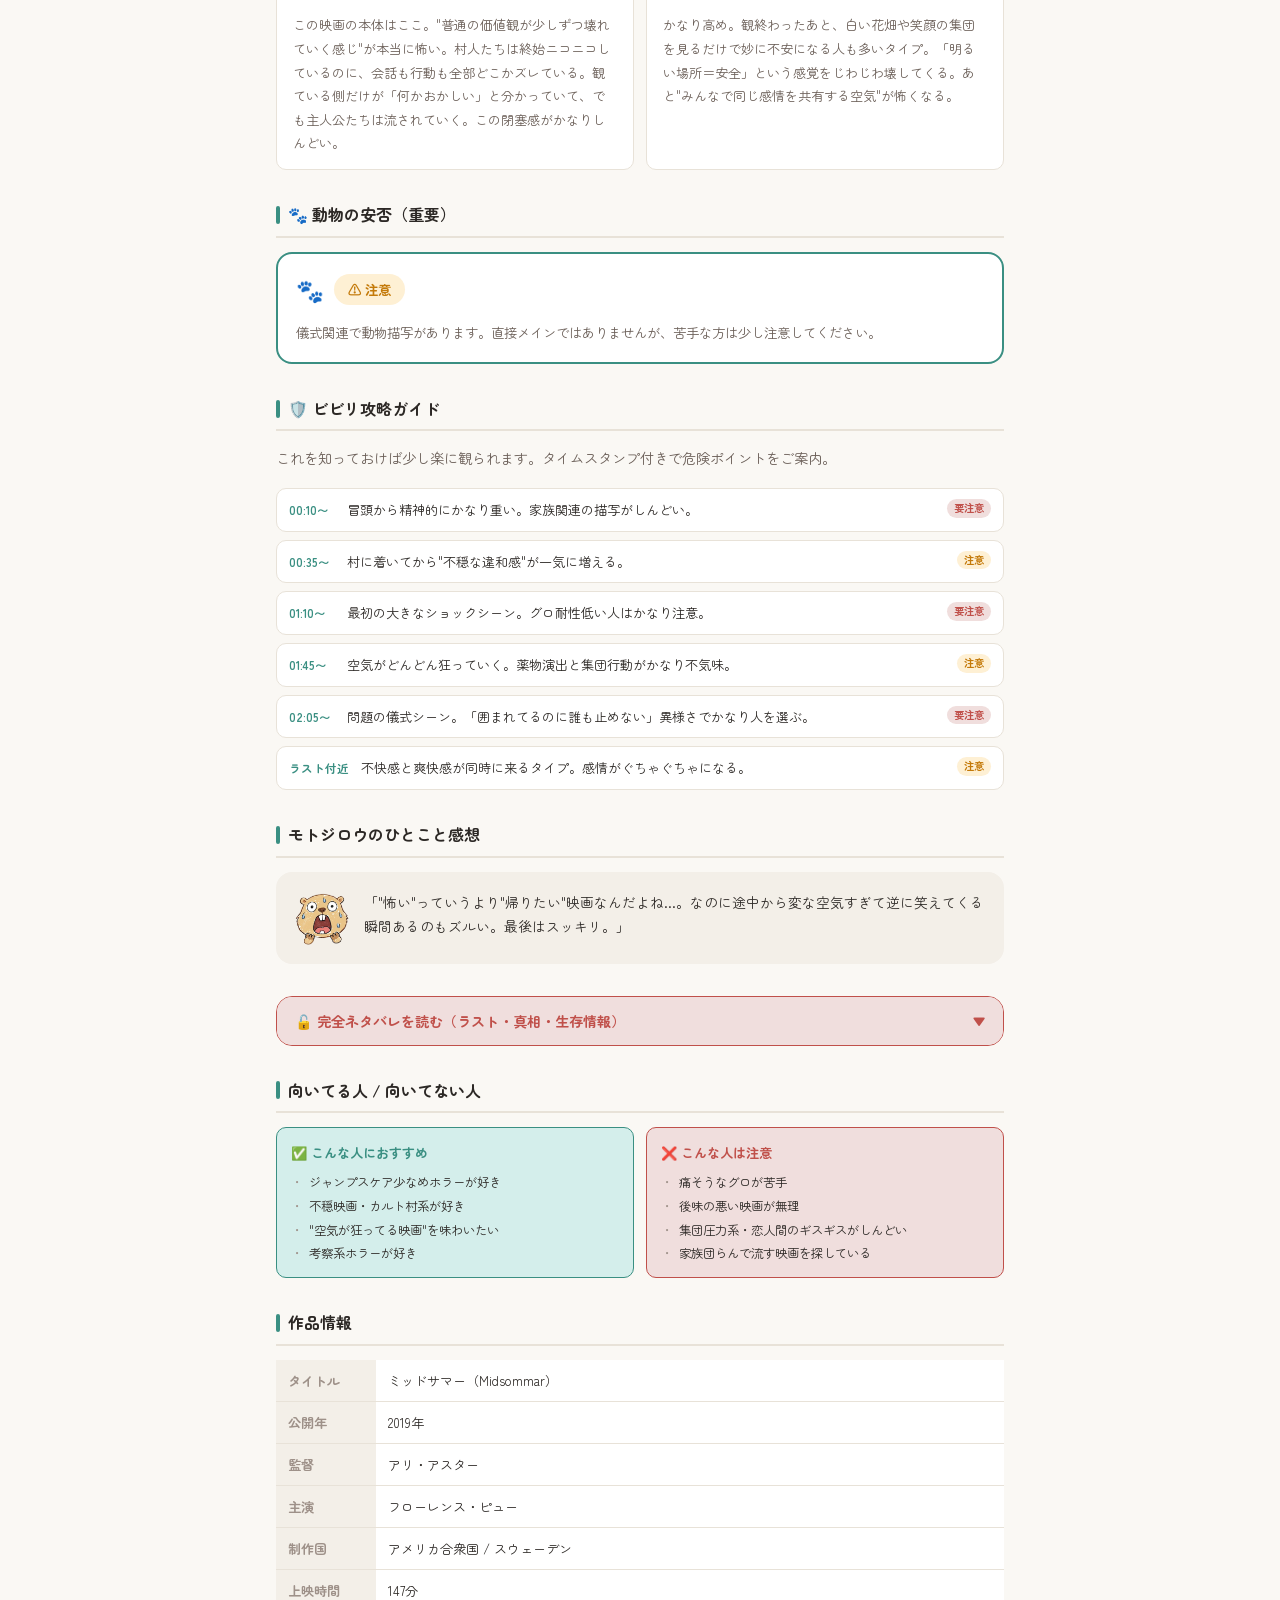
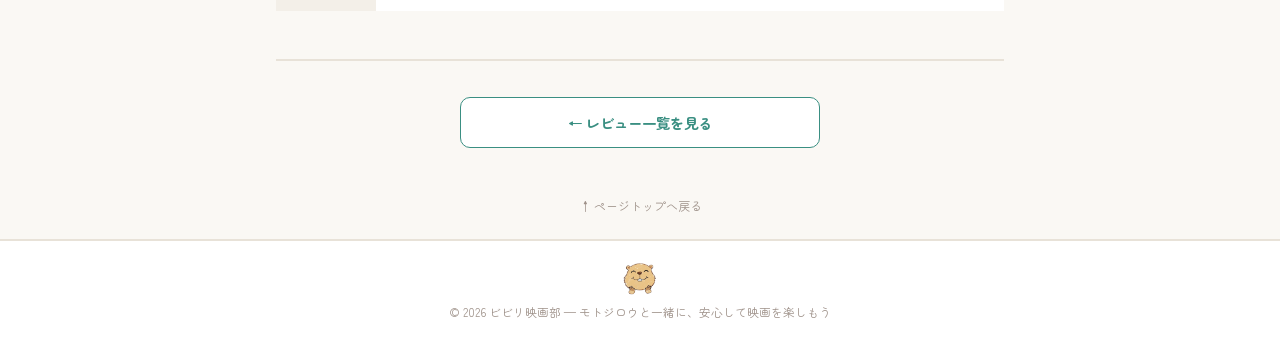
<file: bibiri-movie-club/reviews/midsommar.html>
<!DOCTYPE html>
<html lang="ja">
<head>
<meta charset="UTF-8">
<meta name="viewport" content="width=device-width, initial-scale=1.0">

<!-- ===== MOVIE DATA START ===== -->
<title>【ネタバレなし】ミッドサマー怖さレビュー｜ビビリ映画部</title>
<meta name="description" content="ミッドサマーのびっくり度・グロ度・動物安否を正直レビュー。ビビリでも観られる？怖さの性質・攻略ガイド付き。">
<link rel="preconnect" href="https://fonts.googleapis.com">
<link href="https://fonts.googleapis.com/css2?family=Noto+Sans+JP:wght@400;500;700&family=Zen+Maru+Gothic:wght@400;500;700&display=swap" rel="stylesheet">
<link rel="stylesheet" href="../assets/css/style.css">
</head>
<body>

<!-- HEADER -->
<header>
  <div class="header-inner">
    <a href="../index.html" class="site-title-wrap">
      <span class="site-title">ビビリ映画部</span>
      <span class="site-subtitle">ビビリのための映画レビュー</span>
    </a>
    <nav class="pc-nav">
      <a href="index.html">レビュー一覧</a>
      <a href="#">まとめ記事</a>
    </nav>
    <button class="hamburger" id="hamburger" aria-label="メニューを開く">
      <span></span><span></span><span></span>
    </button>
  </div>
</header>

<nav class="drawer" id="drawer">
  <a href="index.html">レビュー一覧</a>
  <a href="#">まとめ記事</a>
</nav>

<!-- BREADCRUMB -->
<nav class="breadcrumb" aria-label="パンくず">
  <a href="../index.html">ホーム</a>
  <span class="breadcrumb-sep">›</span>
  <a href="index.html">レビュー一覧</a>
  <span class="breadcrumb-sep">›</span>
  <span>ミッドサマー</span>
</nav>

<!-- ===== ARTICLE ===== -->
<div class="article-wrap">

  <!-- ② MOVIE HEADER -->
<div class="movie-header">
  <div class="movie-eyecatch">
    <img src="../assets/images/midsommar.webp" alt="ミッドサマー（2019）">
  </div>
  <div class="movie-title-area">
    <h1 class="movie-main-title">ミッドサマー</h1>
    <p class="movie-title-sub">Midsommar</p>
  </div>
  <div class="movie-meta-chips">
    <span class="meta-chip">📅 2019年</span>
    <span class="meta-chip">⏱ 147分</span>
    <span class="meta-chip">🎬 オカルト・胸糞</span>
    <span class="meta-chip">🌍 アメリカ / スウェーデン</span>
  </div>
</div>

<div class="seo-summary">
  <div class="seo-summary-title">
    🔍 この映画の怖さまとめ
    <button class="help-inline" id="helpBtn" aria-label="評価の見方">？</button>
  </div>
  <div class="seo-rows">
    <div class="seo-row">
      <span class="seo-label">😱 びっくり度</span>
      <div class="stars-row"><span class="star on">★</span><span class="star on">★</span><span class="star off">★</span><span class="star off">★</span><span class="star off">★</span></div>
    </div>
    <div class="seo-row">
      <span class="seo-label">🩸 グロ度</span>
      <div class="stars-row"><span class="star on">★</span><span class="star on">★</span><span class="star on">★</span><span class="star on">★</span><span class="star off">★</span></div>
    </div>
    <div class="seo-row">
      <span class="seo-label">🧠 精神ダメージ</span>
      <div class="stars-row"><span class="star on">★</span><span class="star on">★</span><span class="star on">★</span><span class="star on">★</span><span class="star on">★</span></div>
    </div>
    <div class="seo-row">
      <span class="seo-label">🐾 動物の安否</span>
      <span class="animal-badge animal-badge-warn">⚠️ 注意</span>
    </div>
  </div>
  <div class="seo-verdict">
    🎯 結論："みんなで様子がおかしい"不穏な空気が延々と続いて、じわじわ精神を削ってくるタイプのホラー。
  </div>
</div>

<nav class="toc-block" aria-label="目次">
  <div class="toc-title">📋 目次</div>
  <ol class="toc-list">
    <li><a href="#section-verdict"><span class="toc-num">1</span>この映画、ビビリでも観れる？</a></li>
    <li><a href="#section-fear"><span class="toc-num">2</span>怖さ分析</a></li>
    <li><a href="#section-guide"><span class="toc-num">3</span>防衛タイムスタンプ</a></li>
    <li><a href="#section-animal"><span class="toc-num">4</span>動物の安否</a></li>
    <li><a href="#section-spoiler"><span class="toc-num">5</span>完全ネタバレ</a></li>
    <li><a href="#section-fit"><span class="toc-num">6</span>向いてる人 / 向いてない人</a></li>
    <li><a href="#section-info"><span class="toc-num">7</span>作品情報</a></li>
  </ol>
</nav>

<div class="section-block" id="section-fear">
  <h2 class="section-heading">恐怖の性質（ネタバレなし）</h2>
  <p class="article-lead">この映画の怖さはいくつかの要素が組み合わさっています。それぞれを事前に知っておくことで、心の準備ができます。</p>
  <div class="fear-grid">
    <div class="fear-card">
      <div class="fear-card-head">
        <span class="fear-icon">😱</span>
        <span class="fear-card-title">びっくり度</span>
        <div class="fear-meter stars-row" style="margin-left:auto">
          <span class="star on">★</span><span class="star on">★</span><span class="star off">★</span><span class="star off">★</span><span class="star off">★</span>
        </div>
      </div>
      <div class="fear-card-body">ジャンプスケアは意外と少なめ。急に大音量で驚かせるタイプではなく、"見せつける怖さ"が中心。ただし静かな空気から突然ショッキングな映像へ切り替わる瞬間はかなり心臓に悪い。「来るぞ来るぞ！」というより、"え、今それ映すの？"系の不意打ちが多い。</div>
    </div>
    <div class="fear-card">
      <div class="fear-card-head">
        <span class="fear-icon">🩸</span>
        <span class="fear-card-title">グロ度</span>
        <div class="fear-meter stars-row" style="margin-left:auto">
          <span class="star on">★</span><span class="star on">★</span><span class="star on">★</span><span class="star on">★</span><span class="star off">★</span>
        </div>
      </div>
      <div class="fear-card-body">かなり強い。骨、顔面、潰れ方など、"想像すると痛い描写"を真正面から見せてくる。しかも真っ昼間の明るい景色でグロをやるため、逃げ場になる暗さがなく脳に焼き付きやすい。「ホラーの暗い映像ならまだ耐えられる」タイプの人ほどダメージを受けやすいかも。</div>
    </div>
    <div class="fear-card">
      <div class="fear-card-head">
        <span class="fear-icon">🧠</span>
        <span class="fear-card-title">精神ダメージ</span>
        <div class="fear-meter stars-row" style="margin-left:auto">
          <span class="star on">★</span><span class="star on">★</span><span class="star on">★</span><span class="star on">★</span><span class="star on">★</span>
        </div>
      </div>
      <div class="fear-card-body">この映画の本体はここ。"普通の価値観が少しずつ壊れていく感じ"が本当に怖い。村人たちは終始ニコニコしているのに、会話も行動も全部どこかズレている。観ている側だけが「何かおかしい」と分かっていて、でも主人公たちは流されていく。この閉塞感がかなりしんどい。</div>
    </div>
    <div class="fear-card">
      <div class="fear-card-head">
        <span class="fear-icon">🌃</span>
        <span class="fear-card-title">日常侵食度</span>
        <div class="fear-meter stars-row" style="margin-left:auto">
          <span class="star on">★</span><span class="star on">★</span><span class="star on">★</span><span class="star on">★</span><span class="star on">★</span>
        </div>
      </div>
      <div class="fear-card-body">かなり高め。観終わったあと、白い花畑や笑顔の集団を見るだけで妙に不安になる人も多いタイプ。「明るい場所＝安全」という感覚をじわじわ壊してくる。あと"みんなで同じ感情を共有する空気"が怖くなる。</div>
    </div>
  </div>
</div>

<div class="section-block" id="section-animal">
  <h2 class="section-heading">🐾 動物の安否（重要）</h2>
  <div class="animal-section-card">
    <div class="animal-section-head">
      <span class="fear-icon" style="font-size:1.4rem">🐾</span>
      <span class="animal-big-badge animal-badge-warn">⚠️ 注意</span>
    </div>
    <p class="animal-desc">儀式関連で動物描写があります。直接メインではありませんが、苦手な方は少し注意してください。</p>
  </div>
</div>

<div class="section-block" id="section-guide">
  <h2 class="section-heading">🛡️ ビビリ攻略ガイド</h2>
  <p class="article-lead">これを知っておけば少し楽に観られます。タイムスタンプ付きで危険ポイントをご案内。</p>
  <div class="timestamp-list">
    <div class="timestamp-item">
      <span class="timestamp-time">00:10〜</span>
      <span class="timestamp-text">冒頭から精神的にかなり重い。家族関連の描写がしんどい。</span>
      <span class="timestamp-level level-high">要注意</span>
    </div>
    <div class="timestamp-item">
      <span class="timestamp-time">00:35〜</span>
      <span class="timestamp-text">村に着いてから"不穏な違和感"が一気に増える。</span>
      <span class="timestamp-level level-mid">注意</span>
    </div>
    <div class="timestamp-item">
      <span class="timestamp-time">01:10〜</span>
      <span class="timestamp-text">最初の大きなショックシーン。グロ耐性低い人はかなり注意。</span>
      <span class="timestamp-level level-high">要注意</span>
    </div>
    <div class="timestamp-item">
      <span class="timestamp-time">01:45〜</span>
      <span class="timestamp-text">空気がどんどん狂っていく。薬物演出と集団行動がかなり不気味。</span>
      <span class="timestamp-level level-mid">注意</span>
    </div>
    <div class="timestamp-item">
      <span class="timestamp-time">02:05〜</span>
      <span class="timestamp-text">問題の儀式シーン。「囲まれてるのに誰も止めない」異様さでかなり人を選ぶ。</span>
      <span class="timestamp-level level-high">要注意</span>
    </div>
    <div class="timestamp-item">
      <span class="timestamp-time">ラスト付近</span>
      <span class="timestamp-text">不快感と爽快感が同時に来るタイプ。感情がぐちゃぐちゃになる。</span>
      <span class="timestamp-level level-mid">注意</span>
    </div>
  </div>
</div>

<div class="section-block">
  <h2 class="section-heading">モトジロウのひとこと感想</h2>
  <div class="motojiro-casual">
    <img src="../assets/images/motojiro-shocked.png" alt="モトジロウショック" class="motojiro-img motojiro-review">
    <div class="casual-bubble">
      「"怖い"っていうより"帰りたい"映画なんだよね…。なのに途中から変な空気すぎて逆に笑えてくる瞬間あるのもズルい。最後はスッキリ。」
    </div>
  </div>
</div>

<div class="section-block" id="section-spoiler">
  <div class="accordion-wrap">
    <button class="accordion-toggle" id="spoilerToggle">
      <span>🔓 完全ネタバレを読む（ラスト・真相・生存情報）</span>
      <span class="accordion-arrow">▼</span>
    </button>
    <div class="accordion-body" id="spoilerBody">
      <div class="accordion-inner">
        <p><strong>【ラスト】</strong>主人公ダニーは村の"メイクイーン"となり、最後の生贄を選ぶ立場になる。</p>
        <p><strong>【真相】</strong>村は代々続くカルト共同体。外部から来た若者たちは最初から儀式の生贄候補だった。</p>
        <p><strong>【生存情報】</strong>ダニーのみ生存。しかし精神的には完全に共同体へ取り込まれたとも解釈できる終わり方。</p>
        <p><strong>【後味】</strong>彼氏クリスチャンの最低さが積み重なっていたこともあり、最後の焼却シーンで"妙なスッキリ感"を覚える人も多い。ただ、その感覚自体が作品の怖さでもある。</p>
      </div>
    </div>
  </div>
</div>

<div class="section-block" id="section-fit">
  <h2 class="section-heading">向いてる人 / 向いてない人</h2>
  <div class="fit-grid">
    <div class="fit-card fit-ok">
      <div class="fit-card-head">✅ こんな人におすすめ</div>
      <ul class="fit-list">
        <li>ジャンプスケア少なめホラーが好き</li>
        <li>不穏映画・カルト村系が好き</li>
        <li>"空気が狂ってる映画"を味わいたい</li>
        <li>考察系ホラーが好き</li>
      </ul>
    </div>
    <div class="fit-card fit-ng">
      <div class="fit-card-head">❌ こんな人は注意</div>
      <ul class="fit-list">
        <li>痛そうなグロが苦手</li>
        <li>後味の悪い映画が無理</li>
        <li>集団圧力系・恋人間のギスギスがしんどい</li>
        <li>家族団らんで流す映画を探している</li>
      </ul>
    </div>
  </div>
</div>

<div class="section-block" id="section-info">
  <h2 class="section-heading">作品情報</h2>
  <table class="work-info-table">
    <tr><th>タイトル</th><td>ミッドサマー（Midsommar）</td></tr>
    <tr><th>公開年</th><td>2019年</td></tr>
    <tr><th>監督</th><td>アリ・アスター</td></tr>
    <tr><th>主演</th><td>フローレンス・ピュー</td></tr>
    <tr><th>制作国</th><td>アメリカ合衆国 / スウェーデン</td></tr>
    <tr><th>上映時間</th><td>147分</td></tr>
  </table>
</div>
<!-- ===== MOVIE DATA END ===== -->

<!-- RELATED REVIEWS -->
<div class="related-section">

  <!-- replace later -->

  <a class="list-btn" href="index.html">← レビュー一覧を見る</a>
  <a class="back-to-top" href="#" id="backToTop">↑ ページトップへ戻る</a>

</div><!-- related-section -->

</div><!-- end article-wrap -->

<!-- ===== MODAL ===== -->
<div class="modal-overlay" id="modalOverlay" role="dialog" aria-modal="true" aria-labelledby="modalTitle">
  <div class="modal">
    <div class="modal-header">
      <div class="modal-title" id="modalTitle">
        <span class="modal-title-icon">？</span>
        評価の見方
      </div>
      <button class="modal-close" id="modalClose" aria-label="閉じる">✕</button>
    </div>
    <div class="modal-body">
      <div class="modal-item">
        <div class="modal-item-head"><span class="modal-item-icon">😱</span><span class="modal-item-title">びっくり度</span></div>
        <div class="modal-item-desc">ジャンプスケア・突然の大音量・急な飛び出し演出の強さ。★1：ほぼなし ／ ★5：かなり激しい</div>
      </div>
      <div class="modal-divider"></div>
      <div class="modal-item">
        <div class="modal-item-head"><span class="modal-item-icon">🩸</span><span class="modal-item-title">グロ度</span></div>
        <div class="modal-item-desc">血・身体欠損・視覚的ショックシーンの強さ。★1：ほぼなし ／ ★5：かなり強烈</div>
      </div>
      <div class="modal-divider"></div>
      <div class="modal-item">
        <div class="modal-item-head"><span class="modal-item-icon">🧠</span><span class="modal-item-title">精神ダメージ</span></div>
        <div class="modal-item-desc">心理的圧迫・日常侵食・後引き度の強さ。★1：ほぼなし ／ ★5：観後もじわじわくる</div>
      </div>
      <div class="modal-divider"></div>
      <div class="modal-item">
        <div class="modal-item-head"><span class="modal-item-icon">🐾</span><span class="modal-item-title">動物の安否</span></div>
        <div class="modal-item-desc">映画内で動物が危険にさらされるかどうかの事前指標です。</div>
        <div style="display:flex;gap:6px;flex-wrap:wrap;margin-top:5px;">
          <span style="display:inline-flex;align-items:center;gap:4px;padding:3px 10px;border-radius:20px;font-size:0.72rem;font-weight:700;background:var(--safe-bg);color:var(--safe);">✅ 安全</span>
          <span style="display:inline-flex;align-items:center;gap:4px;padding:3px 10px;border-radius:20px;font-size:0.72rem;font-weight:700;background:var(--warn-bg);color:var(--warn);">⚠️ 注意</span>
          <span style="display:inline-flex;align-items:center;gap:4px;padding:3px 10px;border-radius:20px;font-size:0.72rem;font-weight:700;background:var(--danger-bg);color:var(--danger);">❌ 危険</span>
        </div>
      </div>
      <div class="modal-note">💡 すべての評価はレビュアーの主観に基づきます。あくまで参考としてご活用ください。</div>
    </div>
  </div>
</div>

<!-- ===== FOOTER ===== -->
<footer>
  <div class="footer-inner">
    <img src="../assets/images/motojiro-smile.png" alt="笑っているモトジロウ" class="motojiro-img motojiro-footer">
    <p>&copy; 2026 ビビリ映画部 — モトジロウと一緒に、安心して映画を楽しもう</p>
  </div>
</footer>

<script>
  const ham = document.getElementById('hamburger');
  const drawer = document.getElementById('drawer');
  ham.addEventListener('click', () => { ham.classList.toggle('open'); drawer.classList.toggle('open'); });

  const modalOverlay = document.getElementById('modalOverlay');
  function openModal()  { modalOverlay.classList.add('open');    document.body.style.overflow = 'hidden'; }
  function closeModal() { modalOverlay.classList.remove('open'); document.body.style.overflow = ''; }

  document.getElementById('helpBtn').addEventListener('click', openModal);
  document.getElementById('modalClose').addEventListener('click', closeModal);
  modalOverlay.addEventListener('click', e => { if (e.target === modalOverlay) closeModal(); });
  document.addEventListener('keydown', e => { if (e.key === 'Escape') closeModal(); });

  document.getElementById('backToTop').addEventListener('click', e => {
    e.preventDefault(); window.scrollTo({ top: 0, behavior: 'smooth' });
  });

  const spoilerToggle = document.getElementById('spoilerToggle');
  const spoilerBody   = document.getElementById('spoilerBody');
  spoilerToggle.addEventListener('click', () => {
    spoilerToggle.classList.toggle('open');
    spoilerBody.classList.toggle('open');
  });
</script>
</body>
</html>
</file>
<file: bibiri-movie-club/assets/css/style.css>
/* ==============================================
   ビビリ映画部 — 共通スタイルシート
   style.css
   対象: index.html / reviews/index.html / reviews/*.html
   ============================================== */

/* ===== CSS TOKENS ===== */
:root {
  --bg: #faf8f4;
  --bg2: #f3efe8;
  --card: #ffffff;
  --accent-red: #c0504a;
  --accent-red-soft: #f0dedd;
  --accent-teal: #3a8f82;
  --accent-teal-soft: #d4eeeb;
  --text: #2c2825;
  --text-mid: #6b5f58;
  --text-light: #9e9189;
  --border: #e8e2d8;
  --shadow: 0 2px 12px rgba(44,40,37,0.08);
  --shadow-hover: 0 6px 24px rgba(44,40,37,0.14);
  --radius: 16px;
  --radius-sm: 10px;
  --safe: #3a8f82;
  --safe-bg: #d4eeeb;
  --warn: #c47a0a;
  --warn-bg: #fef0d4;
  --danger: #c0504a;
  --danger-bg: #f0dedd;
}

/* ===== RESET & BASE ===== */
*, *::before, *::after { box-sizing: border-box; margin: 0; padding: 0; }

html { scroll-behavior: smooth; }

body {
  font-family: 'Zen Maru Gothic', 'Noto Sans JP', sans-serif;
  background: var(--bg);
  color: var(--text);
  line-height: 1.6;
  min-height: 100vh;
}

/* ===== HEADER ===== */
header {
  background: var(--card);
  border-bottom: 2px solid var(--border);
  position: sticky; top: 0; z-index: 100;
}

.header-inner {
  max-width: 1100px; margin: 0 auto;
  padding: 0 16px; height: 58px;
  display: flex; align-items: center; justify-content: space-between;
}

.site-title-wrap { text-decoration: none; color: inherit; }
.site-title { font-size: 1.15rem; font-weight: 700; color: var(--text); line-height: 1.2; display: block; }
.site-subtitle { font-size: 0.6rem; color: var(--text-light); font-weight: 400; display: block; }

.pc-nav { display: none; }
.pc-nav a {
  text-decoration: none; color: var(--text-mid);
  font-size: 0.87rem; font-weight: 500;
  padding: 6px 14px; border-radius: 20px;
  transition: background 0.2s, color 0.2s;
}
.pc-nav a:hover { background: var(--bg2); color: var(--text); }
.pc-nav a.active {
  background: var(--accent-teal-soft);
  color: var(--accent-teal);
  font-weight: 700;
}

.hamburger {
  width: 40px; height: 40px; border: none; background: none;
  cursor: pointer; display: flex; flex-direction: column;
  justify-content: center; align-items: center; gap: 5px;
  border-radius: 8px; transition: background 0.2s; flex-shrink: 0;
}
.hamburger:hover { background: var(--bg2); }
.hamburger span {
  display: block; width: 22px; height: 2px;
  background: var(--text); border-radius: 2px;
  transition: transform 0.25s, opacity 0.25s; transform-origin: center;
}
.hamburger.open span:nth-child(1) { transform: translateY(7px) rotate(45deg); }
.hamburger.open span:nth-child(2) { opacity: 0; }
.hamburger.open span:nth-child(3) { transform: translateY(-7px) rotate(-45deg); }

.drawer {
  position: fixed; top: 58px; left: 0; right: 0;
  background: var(--card); border-bottom: 2px solid var(--border);
  z-index: 99; padding: 0 16px;
  max-height: 0; overflow: hidden;
  transition: max-height 0.3s ease, padding 0.3s ease;
}
.drawer.open { max-height: 200px; padding: 12px 16px; }
.drawer a {
  display: block; text-decoration: none; color: var(--text);
  font-size: 0.95rem; font-weight: 500;
  padding: 11px 8px; border-bottom: 1px solid var(--border);
}
.drawer a.active { color: var(--accent-teal); font-weight: 700; }
.drawer a:last-child { border-bottom: none; }

/* ===== MOTOJIRO COMMON ===== */
.motojiro-img {
  height: auto;
  display: block;
}

/* ===== MOTOJIRO SIZE ===== */
.motojiro-hero {
  width: 72px;
  margin: 0 auto 14px;
}

.motojiro-footer {
  width: 34px;
  margin: 0 auto 8px;
}

.motojiro-review {
  width: 56px;
}

/* ===== HERO (top page) ===== */
.hero {
  background: linear-gradient(135deg, var(--bg) 0%, var(--accent-teal-soft) 100%);
  padding: 32px 16px 28px;
  text-align: center;
}

.hero-inner {
  max-width: 600px;
  margin: 0 auto;
}

.hero h2 {
  font-size: 1.3rem;
  font-weight: 700;
  color: var(--text);
  margin-bottom: 8px;
  line-height: 1.45;
}

.hero p {
  font-size: 0.84rem;
  color: var(--text-mid);
}

/* ===== PAGE HERO (list page) ===== */
.page-hero {
  background: linear-gradient(135deg, var(--bg) 0%, var(--accent-teal-soft) 100%);
  padding: 28px 16px 24px;
}
.page-hero-inner { max-width: 1100px; margin: 0 auto; }
.page-hero h1 {
  font-size: 1.3rem; font-weight: 700; color: var(--text);
  display: flex; align-items: center; gap: 8px;
  margin-bottom: 4px;
}
.page-hero h1::before {
  content: ''; display: block; width: 4px; height: 22px;
  background: var(--accent-teal); border-radius: 2px; flex-shrink: 0;
}
.page-hero p { font-size: 0.82rem; color: var(--text-mid); padding-left: 12px; }

/* ===== MAIN ===== */
main { max-width: 1100px; margin: 0 auto; padding: 20px 16px 60px; }

/* ===== SECTION HEADER (top/list pages) ===== */
.section-header { display: flex; align-items: center; margin-bottom: 12px; }
.section-title {
  font-size: 1.05rem; font-weight: 700; color: var(--text);
  display: flex; align-items: center; gap: 8px;
}
.section-title::before {
  content: ''; display: block; width: 4px; height: 18px;
  background: var(--accent-teal); border-radius: 2px;
}
.section-red .section-title::before { background: var(--accent-red); }

/* ===== FILTER ===== */
.filter-wrap { margin-bottom: 16px; }

.filter-header-row {
  display: flex;
  align-items: center;
  justify-content: space-between;
  margin-bottom: 8px;
  gap: 8px;
}

.filter-toggle {
  width: 100%; background: var(--card);
  border: 1.5px solid var(--border); border-radius: var(--radius-sm);
  padding: 11px 16px;
  display: flex; align-items: center; justify-content: space-between;
  cursor: pointer; font-family: inherit;
  font-size: 0.87rem; font-weight: 500; color: var(--text);
  transition: border-color 0.2s;
}
.filter-toggle:hover { border-color: var(--accent-teal); }
.filter-toggle.open {
  border-radius: var(--radius-sm) var(--radius-sm) 0 0;
  border-bottom-color: transparent;
  border-color: var(--accent-teal);
}
.filter-arrow { transition: transform 0.25s; font-size: 0.76rem; color: var(--text-light); }
.filter-toggle.open .filter-arrow { transform: rotate(180deg); }

.filter-body { max-height: 0; overflow: hidden; transition: max-height 0.35s ease; }
.filter-body.open { max-height: 600px; }

.filter-inner {
  background: var(--card);
  border: 1.5px solid var(--accent-teal); border-top: none;
  border-radius: 0 0 var(--radius-sm) var(--radius-sm);
  padding: 16px;
  display: flex; flex-direction: column; gap: 16px;
}

.filter-section { display: flex; flex-direction: column; gap: 8px; }
.filter-section + .filter-section { padding-top: 14px; border-top: 1px solid var(--border); }
.filter-label { font-size: 0.72rem; color: var(--text-light); font-weight: 600; letter-spacing: 0.03em; }

.genre-chips { display: flex; flex-wrap: wrap; gap: 6px; }

.genre-chip {
  padding: 5px 12px; border-radius: 20px;
  font-size: 0.78rem; font-weight: 500;
  border: 1.5px solid var(--border);
  background: var(--bg); color: var(--text-mid);
  cursor: pointer; transition: all 0.15s; white-space: nowrap; user-select: none;
}
.genre-chip:hover { border-color: var(--accent-teal); color: var(--accent-teal); }
.genre-chip.active { background: var(--accent-teal-soft); border-color: var(--accent-teal); color: var(--accent-teal); font-weight: 700; }

.btn-group { display: flex; flex-wrap: wrap; gap: 5px; }

.btn-filter {
  padding: 5px 13px; border-radius: 20px;
  font-size: 0.78rem; font-weight: 500;
  border: 1.5px solid var(--border);
  background: var(--bg); color: var(--text-mid);
  cursor: pointer; transition: all 0.15s; white-space: nowrap;
  font-family: inherit; user-select: none;
}
.btn-filter:hover { border-color: var(--accent-teal); color: var(--accent-teal); }
.btn-filter.active { background: var(--accent-teal-soft); border-color: var(--accent-teal); color: var(--accent-teal); font-weight: 700; }

#animalBtns .btn-filter[data-value="safe"].active  { background: var(--safe-bg);   border-color: var(--safe);   color: var(--safe); }
#animalBtns .btn-filter[data-value="warn"].active  { background: var(--warn-bg);   border-color: var(--warn);   color: var(--warn); }
#animalBtns .btn-filter[data-value="danger"].active { background: var(--danger-bg); border-color: var(--danger); color: var(--danger); }

.filter-count { font-size: 0.78rem; color: var(--text-light); padding: 6px 0 4px; }
.filter-count span { color: var(--accent-teal); font-weight: 700; }

.no-results { display: none; text-align: center; padding: 40px 16px; color: var(--text-light); font-size: 0.9rem; }
.no-results.show { display: block; }
.no-results-icon { font-size: 2.5rem; margin-bottom: 10px; }
.no-results p { line-height: 1.8; }

/* ===== HELP BUTTON ===== */
.help-btn {
  display: inline-flex; align-items: center; gap: 5px;
  padding: 6px 12px; border-radius: 20px;
  font-size: 0.78rem; font-weight: 600;
  border: 1.5px solid var(--border);
  background: var(--card); color: var(--text-mid);
  cursor: pointer; font-family: inherit;
  transition: border-color 0.2s, color 0.2s, background 0.2s;
  white-space: nowrap; flex-shrink: 0;
}
.help-btn:hover {
  border-color: var(--accent-teal);
  color: var(--accent-teal);
  background: var(--accent-teal-soft);
}
.help-icon {
  width: 16px; height: 16px; border-radius: 50%;
  background: var(--accent-teal); color: white;
  display: inline-flex; align-items: center; justify-content: center;
  font-size: 0.65rem; font-weight: 700; flex-shrink: 0;
}

/* ===== REVIEW CARDS ===== */
.cards-grid { display: grid; grid-template-columns: 1fr; gap: 12px; margin-bottom: 16px; }

.review-card {
  background: var(--card);
  border-radius: var(--radius);
  border: 1.5px solid var(--border);
  box-shadow: var(--shadow);
  transition: box-shadow 0.2s, transform 0.2s;
  cursor: pointer;
  display: flex;
  align-items: center;
  overflow: hidden;
}
.review-card:hover { box-shadow: var(--shadow-hover); transform: translateY(-2px); }
.review-card.hidden { display: none; }

.card-img {
  flex-shrink: 0;
  width: 100px; height: 100px;
  overflow: hidden;
  margin: 10px 0 10px 10px;
  border-radius: 8px;
  position: relative;
}
.card-img img {
  width: 100px; height: 100px;
  object-fit: cover; display: block;
}

.card-info {
  flex: 1; min-width: 0;
  padding: 10px 12px;
  display: flex; flex-direction: column; gap: 5px;
}

.card-title-row {
  display: flex; align-items: baseline;
  gap: 5px; flex-wrap: wrap;
}
.card-title { font-size: 0.92rem; font-weight: 700; color: var(--text); line-height: 1.35; }
.card-year  { font-size: 0.78rem; color: var(--text-mid); font-weight: 500; white-space: nowrap; }

.card-labels {
  display: flex;
  flex-wrap: wrap;
  gap: 4px;
  min-height: 56px;
  align-content: flex-start;
}

.label {
  display: inline-flex; align-items: center;
  padding: 2px 8px; border-radius: 20px;
  font-size: 0.65rem; font-weight: 700; white-space: nowrap;
}
.label-beginner { background: var(--accent-teal-soft); color: var(--accent-teal); }
.label-mid      { background: var(--warn-bg);          color: var(--warn); }
.label-advanced { background: var(--danger-bg);        color: var(--danger); }
.label-genre    { background: var(--bg2); color: var(--text-mid); border: 1px solid var(--border); }

.card-eval { display: flex; flex-direction: column; gap: 5px; margin-top: 2px; }

.eval-stars-pair { display: flex; gap: 8px; flex-wrap: wrap; }

.eval-bikkuri {
  display: flex; align-items: center; gap: 5px;
  background: var(--bg2); border-radius: 20px;
  padding: 3px 9px 3px 7px; flex-shrink: 0;
}

.eval-row { display: flex; align-items: center; gap: 6px; }
.eval-key { font-size: 0.6rem; color: var(--text-light); font-weight: 600; white-space: nowrap; }

.stars { display: flex; gap: 1px; }
.star { font-size: 0.7rem; }
.star.on { color: #e8a020; }
.star.off { color: #ddd; }

.animal-row { display: flex; align-items: center; gap: 6px; }

.animal-badge {
  display: inline-flex; align-items: center; gap: 4px;
  padding: 3px 10px; border-radius: 20px;
  font-size: 0.72rem; font-weight: 700;
}
.animal-badge-safe   { background: var(--safe-bg);   color: var(--safe);   }
.animal-badge-warn   { background: var(--warn-bg);   color: var(--warn);   }
.animal-badge-danger { background: var(--danger-bg); color: var(--danger); }

.review-card-link {
  text-decoration: none;
  color: inherit;
  display: block;
}

/* ===== MORE BUTTON ===== */
.more-btn {
  display: flex; align-items: center; justify-content: center; gap: 6px;
  width: 100%; padding: 12px;
  background: var(--card); border: 1.5px solid var(--accent-teal);
  border-radius: var(--radius-sm); color: var(--accent-teal);
  font-family: inherit; font-size: 0.87rem; font-weight: 700;
  cursor: pointer; transition: background 0.2s; margin-bottom: 34px;
}
.more-btn:hover { background: var(--accent-teal-soft); }
.more-btn-red { border-color: var(--accent-red); color: var(--accent-red); }
.more-btn-red:hover { background: var(--danger-bg); }

/* ===== SUMMARY CARDS ===== */
.summary-grid { display: grid; grid-template-columns: 1fr; gap: 11px; margin-bottom: 16px; }

.summary-card {
  background: var(--card); border-radius: var(--radius);
  border: 1.5px solid var(--border); padding: 15px;
  box-shadow: var(--shadow);
  display: flex; gap: 13px; align-items: flex-start;
  cursor: pointer; transition: box-shadow 0.2s, transform 0.2s;
}
.summary-card:hover { box-shadow: var(--shadow-hover); transform: translateY(-2px); }

.summary-thumb {
  width: 50px; height: 50px; border-radius: 10px;
  background: var(--bg2); flex-shrink: 0;
  display: flex; align-items: center; justify-content: center;
  font-size: 1.4rem;
}
.summary-info { flex: 1; min-width: 0; }
.summary-title { font-size: 0.88rem; font-weight: 700; color: var(--text); line-height: 1.4; margin-bottom: 4px; }
.summary-desc { font-size: 0.76rem; color: var(--text-mid); line-height: 1.5; margin-bottom: 5px; }
.summary-date { font-size: 0.68rem; color: var(--text-light); }

/* ===== MODAL ===== */
.modal-overlay {
  display: none;
  position: fixed; inset: 0; z-index: 200;
  background: rgba(44,40,37,0.48);
  align-items: center; justify-content: center;
  padding: 16px;
}
.modal-overlay.open { display: flex; }

.modal {
  background: var(--card);
  border-radius: var(--radius);
  box-shadow: 0 8px 40px rgba(44,40,37,0.18);
  width: 100%; max-width: 420px;
  overflow: hidden;
  animation: modalIn 0.2s ease;
}

@keyframes modalIn {
  from { transform: translateY(12px); opacity: 0; }
  to   { transform: translateY(0);    opacity: 1; }
}

.modal-header {
  display: flex; align-items: center; justify-content: space-between;
  padding: 16px 18px 14px;
  border-bottom: 1.5px solid var(--border);
}
.modal-title {
  font-size: 0.95rem; font-weight: 700; color: var(--text);
  display: flex; align-items: center; gap: 7px;
}
.modal-title-icon {
  width: 20px; height: 20px; border-radius: 50%;
  background: var(--accent-teal); color: white;
  display: inline-flex; align-items: center; justify-content: center;
  font-size: 0.7rem; font-weight: 700; flex-shrink: 0;
}
.modal-close {
  width: 30px; height: 30px; border: none; background: none;
  cursor: pointer; border-radius: 6px;
  display: flex; align-items: center; justify-content: center;
  color: var(--text-light); font-size: 1.1rem;
  transition: background 0.15s; flex-shrink: 0;
}
.modal-close:hover { background: var(--bg2); color: var(--text); }

.modal-body { padding: 18px; display: flex; flex-direction: column; gap: 14px; }
.modal-item { display: flex; flex-direction: column; gap: 5px; }
.modal-item-head { display: flex; align-items: center; gap: 8px; }
.modal-item-icon { font-size: 1rem; }
.modal-item-title { font-size: 0.88rem; font-weight: 700; color: var(--text); }
.modal-item-desc { font-size: 0.8rem; color: var(--text-mid); line-height: 1.6; padding-left: 2px; }
.modal-divider { height: 1px; background: var(--border); }
.modal-note {
  font-size: 0.74rem; color: var(--text-light);
  background: var(--bg2); border-radius: var(--radius-sm);
  padding: 10px 12px; line-height: 1.6;
}

/* ===== BACK TO TOP ===== */
.back-to-top {
  display: block;
  text-align: center;
  font-size: 0.75rem;
  color: var(--text-light);
  text-decoration: none;
  padding: 20px 16px 24px;
  transition: color 0.15s;
}
.back-to-top:hover { color: var(--accent-teal); }

/* ===== FOOTER ===== */
footer {
  background: var(--card);
  border-top: 2px solid var(--border);
  padding: 20px 16px;
  text-align: center;
}

.footer-inner {
  max-width: 1100px;
  margin: 0 auto;
}

footer p {
  font-size: 0.74rem;
  color: var(--text-light);
}

/* ===== BREADCRUMB (detail page) ===== */
.breadcrumb {
  max-width: 760px; margin: 0 auto;
  padding: 12px 16px 0;
  font-size: 0.72rem; color: var(--text-light);
  display: flex; flex-wrap: wrap; gap: 4px; align-items: center;
}
.breadcrumb a { color: var(--text-light); text-decoration: none; }
.breadcrumb a:hover { color: var(--accent-teal); text-decoration: underline; }
.breadcrumb-sep { opacity: 0.5; }

/* ===== ARTICLE LAYOUT (detail page) ===== */
.article-wrap {
  max-width: 760px;
  margin: 0 auto;
  padding: 16px 16px 0;
}

.section-block { margin-bottom: 32px; }

.section-heading {
  font-size: 1rem;
  font-weight: 700;
  color: var(--text);
  display: flex;
  align-items: center;
  gap: 8px;
  margin-bottom: 14px;
  padding-bottom: 8px;
  border-bottom: 2px solid var(--border);
}
.section-heading::before {
  content: '';
  display: block;
  width: 4px; height: 18px;
  background: var(--accent-teal);
  border-radius: 2px; flex-shrink: 0;
}
.section-heading.danger-line::before { background: var(--danger); }
.section-heading.warn-line::before   { background: var(--warn); }

/* ===== SEO SUMMARY BLOCK ===== */
.seo-summary {
  background: var(--card);
  border: 1.5px solid var(--border);
  border-radius: var(--radius);
  box-shadow: var(--shadow);
  padding: 20px;
  margin-bottom: 28px;
}
.seo-summary-title {
  font-size: 0.8rem;
  font-weight: 700;
  color: var(--text-light);
  letter-spacing: 0.05em;
  margin-bottom: 14px;
  display: flex; align-items: center; gap: 6px;
}
.seo-rows {
  display: flex;
  flex-direction: column;
  gap: 8px;
  margin-bottom: 16px;
}
.seo-row {
  display: flex;
  align-items: center;
  gap: 10px;
  flex-wrap: wrap;
}
.seo-label {
  font-size: 0.78rem;
  color: var(--text-mid);
  font-weight: 600;
  min-width: 110px;
  flex-shrink: 0;
}
.stars-row { display: flex; gap: 2px; }
.seo-verdict {
  background: var(--bg2);
  border-radius: var(--radius-sm);
  padding: 12px 14px;
  font-size: 0.84rem;
  font-weight: 600;
  color: var(--text);
  line-height: 1.6;
}
.help-inline {
  display: inline-flex; align-items: center; justify-content: center;
  width: 16px; height: 16px; border-radius: 50%;
  background: var(--bg2); border: 1px solid var(--border);
  color: var(--text-light); font-size: 0.6rem; font-weight: 700;
  cursor: pointer; transition: all 0.15s; flex-shrink: 0; vertical-align: middle;
  margin-left: 3px;
}
.help-inline:hover { background: var(--accent-teal); border-color: var(--accent-teal); color: white; }

/* ===== MOVIE HEADER ===== */
.movie-header { margin-bottom: 28px; }
.movie-eyecatch {
  width: 100%;
  aspect-ratio: 16/9;
  background: linear-gradient(135deg, #282220 0%, #3d2e26 100%);
  border-radius: var(--radius);
  overflow: hidden;
  margin-bottom: 16px;
  display: flex; align-items: center; justify-content: center;
}
.movie-eyecatch img { width: 100%; height: 100%; object-fit: cover; display: block; }
.movie-title-area { margin-bottom: 12px; }
.movie-main-title {
  font-size: 1.5rem; font-weight: 700; color: var(--text);
  line-height: 1.3; margin-bottom: 4px;
}
.movie-title-sub { font-size: 0.82rem; color: var(--text-light); font-weight: 400; }
.movie-meta-chips { display: flex; flex-wrap: wrap; gap: 6px; }
.meta-chip {
  display: inline-flex; align-items: center; gap: 4px;
  padding: 3px 10px; border-radius: 20px;
  font-size: 0.72rem; font-weight: 600;
  background: var(--bg2); color: var(--text-mid);
  border: 1px solid var(--border);
}

/* ===== MOTOJIRO BLOCK ===== */
.motojiro-block {
  background: var(--card);
  border: 1.5px solid var(--border);
  border-radius: var(--radius);
  box-shadow: var(--shadow);
  padding: 18px;
  display: flex;
  gap: 16px;
  align-items: flex-start;
  margin-bottom: 32px;
}
.motojiro-speech { flex: 1; min-width: 0; }
.motojiro-name { font-size: 0.7rem; font-weight: 700; color: var(--text-light); margin-bottom: 6px; }
.motojiro-verdict {
  display: inline-flex; align-items: center; gap: 6px;
  padding: 3px 12px; border-radius: 20px;
  font-size: 0.78rem; font-weight: 700;
  margin-bottom: 10px;
}
.verdict-safe   { background: var(--safe-bg);   color: var(--safe);   }
.verdict-warn   { background: var(--warn-bg);   color: var(--warn);   }
.verdict-danger { background: var(--danger-bg); color: var(--danger); }
.motojiro-comment { font-size: 0.88rem; color: var(--text); line-height: 1.75; font-weight: 500; }

/* ===== ARTICLE TEXT ===== */
.article-lead { font-size: 0.9rem; color: var(--text-mid); line-height: 1.85; margin-bottom: 16px; }
.article-body { font-size: 0.88rem; color: var(--text); line-height: 1.9; }
.article-body p { margin-bottom: 12px; }
.article-body p:last-child { margin-bottom: 0; }
.sub-heading {
  font-size: 0.9rem; font-weight: 700; color: var(--text);
  margin-bottom: 8px; margin-top: 18px;
  display: flex; align-items: center; gap: 6px;
}
.sub-heading:first-child { margin-top: 0; }
.article-quote {
  background: var(--bg2);
  border-left: 3px solid var(--accent-teal);
  border-radius: 0 var(--radius-sm) var(--radius-sm) 0;
  padding: 12px 14px;
  font-size: 0.85rem; color: var(--text-mid); line-height: 1.75;
  margin: 14px 0;
}
.article-quote.warn-quote   { border-color: var(--warn); }
.article-quote.danger-quote { border-color: var(--danger); }

/* ===== FEAR CARDS ===== */
.fear-grid { display: grid; grid-template-columns: 1fr; gap: 12px; }
.fear-card {
  background: var(--card);
  border: 1.5px solid var(--border);
  border-radius: var(--radius-sm);
  padding: 14px 16px;
}
.fear-card-head { display: flex; align-items: center; gap: 8px; margin-bottom: 10px; }
.fear-icon { font-size: 1.1rem; }
.fear-card-title { font-size: 0.88rem; font-weight: 700; color: var(--text); }
.fear-meter { display: flex; gap: 2px; align-items: center; margin-left: auto; }
.fear-card-body { font-size: 0.82rem; color: var(--text-mid); line-height: 1.8; }

/* ===== ANIMAL SECTION ===== */
.animal-section-card {
  background: var(--card);
  border: 2px solid var(--safe);
  border-radius: var(--radius);
  padding: 18px;
}
.animal-section-card.animal-warn   { border-color: var(--warn); }
.animal-section-card.animal-danger { border-color: var(--danger); }
.animal-section-head { display: flex; align-items: center; gap: 10px; margin-bottom: 12px; }
.animal-big-badge {
  display: inline-flex; align-items: center; gap: 5px;
  padding: 5px 14px; border-radius: 20px;
  font-size: 0.84rem; font-weight: 700;
}
.animal-desc { font-size: 0.84rem; color: var(--text-mid); line-height: 1.8; }

/* ===== TIMESTAMP GUIDE ===== */
.timestamp-list { display: flex; flex-direction: column; gap: 8px; }
.timestamp-item {
  display: flex; gap: 12px; align-items: flex-start;
  padding: 10px 12px;
  background: var(--card);
  border: 1.5px solid var(--border);
  border-radius: var(--radius-sm);
}
.timestamp-time {
  font-size: 0.72rem; font-weight: 700; color: var(--accent-teal);
  min-width: 46px; padding-top: 2px; flex-shrink: 0;
}
.timestamp-text { font-size: 0.82rem; color: var(--text); line-height: 1.65; }
.timestamp-level {
  font-size: 0.65rem; font-weight: 700;
  padding: 1px 7px; border-radius: 20px;
  margin-left: auto; flex-shrink: 0; align-self: flex-start;
}
.level-high { background: var(--danger-bg); color: var(--danger); }
.level-mid  { background: var(--warn-bg);   color: var(--warn); }
.level-low  { background: var(--safe-bg);   color: var(--safe); }

/* ===== MOTOJIRO CASUAL ===== */
.motojiro-casual {
  background: var(--bg2);
  border-radius: var(--radius);
  padding: 18px;
  display: flex; gap: 14px; align-items: flex-start;
}
.motojiro-casual-img { flex-shrink: 0; width: 52px; height: 52px; }
.casual-bubble { flex: 1; min-width: 0; font-size: 0.86rem; color: var(--text); line-height: 1.8; }
.casual-bubble strong { color: var(--accent-teal); }

/* ===== ACCORDION ===== */
.accordion-wrap {
  border: 1.5px solid var(--danger);
  border-radius: var(--radius);
  overflow: hidden;
}
.accordion-toggle {
  width: 100%;
  background: var(--danger-bg);
  border: none;
  padding: 14px 18px;
  display: flex; align-items: center; justify-content: space-between;
  cursor: pointer; font-family: inherit;
  font-size: 0.88rem; font-weight: 700;
  color: var(--danger);
  transition: background 0.2s;
}
.accordion-toggle:hover { background: #f5d0ce; }
.accordion-arrow { transition: transform 0.25s; font-size: 0.76rem; flex-shrink: 0; }
.accordion-toggle.open .accordion-arrow { transform: rotate(180deg); }
.accordion-body { max-height: 0; overflow: hidden; transition: max-height 0.35s ease; }
.accordion-body.open { max-height: 1000px; }
.accordion-inner {
  padding: 18px;
  background: var(--card);
  font-size: 0.86rem; color: var(--text); line-height: 1.85;
  border-top: 1px solid var(--border);
}
.accordion-inner p { margin-bottom: 12px; }
.accordion-inner p:last-child { margin-bottom: 0; }

/* ===== FIT / UNFIT ===== */
.fit-grid { display: grid; grid-template-columns: 1fr 1fr; gap: 12px; }
.fit-card {
  background: var(--card);
  border: 1.5px solid var(--border);
  border-radius: var(--radius-sm);
  padding: 14px;
}
.fit-card.fit-ok { border-color: var(--safe);   background: var(--safe-bg);   }
.fit-card.fit-ng { border-color: var(--danger);  background: var(--danger-bg); }
.fit-card-head {
  font-size: 0.82rem; font-weight: 700;
  margin-bottom: 10px;
  display: flex; align-items: center; gap: 6px;
}
.fit-ok .fit-card-head { color: var(--safe);   }
.fit-ng .fit-card-head { color: var(--danger); }
.fit-list { list-style: none; display: flex; flex-direction: column; gap: 5px; }
.fit-list li {
  font-size: 0.78rem; color: var(--text); line-height: 1.5;
  display: flex; align-items: flex-start; gap: 6px;
}
.fit-list li::before { content: '・'; flex-shrink: 0; color: var(--text-light); }

/* ===== WORK INFO TABLE ===== */
.work-info-table { width: 100%; border-collapse: collapse; font-size: 0.82rem; }
.work-info-table tr { border-bottom: 1px solid var(--border); }
.work-info-table tr:last-child { border-bottom: none; }
.work-info-table th {
  padding: 10px 12px; font-weight: 600; color: var(--text-light);
  text-align: left; width: 100px; vertical-align: top;
  background: var(--bg2);
}
.work-info-table td { padding: 10px 12px; color: var(--text); background: var(--card); }

/* ===== TABLE OF CONTENTS ===== */
.toc-block {
  background: var(--card);
  border: 1.5px solid var(--border);
  border-radius: var(--radius);
  padding: 16px 18px;
  margin-bottom: 28px;
}
.toc-title {
  font-size: 0.75rem; font-weight: 700; color: var(--text-light);
  letter-spacing: 0.05em; margin-bottom: 10px;
  display: flex; align-items: center; gap: 6px;
}
.toc-list { list-style: none; display: flex; flex-direction: column; gap: 0; }
.toc-list li { border-bottom: 1px solid var(--border); }
.toc-list li:last-child { border-bottom: none; }
.toc-list a {
  display: flex; align-items: center; gap: 8px;
  padding: 9px 4px; text-decoration: none;
  font-size: 0.82rem; font-weight: 500; color: var(--text-mid);
  transition: color 0.15s;
}
.toc-list a:hover { color: var(--accent-teal); }
.toc-num {
  width: 18px; height: 18px; border-radius: 50%;
  background: var(--bg2); color: var(--text-light);
  font-size: 0.6rem; font-weight: 700;
  display: inline-flex; align-items: center; justify-content: center;
  flex-shrink: 0;
}

/* ===== RELATED REVIEWS ===== */
.related-section {
  margin-top: 48px;
  padding-top: 36px;
  border-top: 2px solid var(--border);
  margin-bottom: 0;
}
.related-heading {
  font-size: 1rem; font-weight: 700; color: var(--text);
  display: flex; align-items: center; gap: 8px;
  margin-bottom: 16px;
}
.related-heading::before {
  content: ''; display: block;
  width: 4px; height: 18px;
  background: var(--accent-teal); border-radius: 2px; flex-shrink: 0;
}
.related-grid { display: grid; grid-template-columns: 1fr; gap: 10px; margin-bottom: 20px; }
.related-card {
  background: var(--card);
  border: 1.5px solid var(--border);
  border-radius: var(--radius-sm);
  box-shadow: var(--shadow);
  display: flex; align-items: center; overflow: hidden;
  cursor: pointer; text-decoration: none; color: inherit;
  transition: box-shadow 0.2s, transform 0.2s;
}
.related-card:hover { box-shadow: var(--shadow-hover); transform: translateY(-2px); }
.related-card-img {
  flex-shrink: 0; width: 72px; height: 72px;
  overflow: hidden; margin: 8px 0 8px 8px; border-radius: 6px;
}
.related-card-img img { width: 72px; height: 72px; object-fit: cover; display: block; }
.related-card-info { flex: 1; min-width: 0; padding: 8px 12px 8px 11px; }
.related-card-title { font-size: 0.84rem; font-weight: 700; color: var(--text); line-height: 1.3; margin-bottom: 3px; }
.related-card-year  { font-size: 0.7rem; color: var(--text-light); font-weight: 400; }
.related-card-badges { display: flex; flex-wrap: wrap; gap: 4px; margin-top: 5px; }
.related-label {
  display: inline-flex; align-items: center;
  padding: 1px 7px; border-radius: 20px;
  font-size: 0.62rem; font-weight: 700; white-space: nowrap;
}
.related-label-ok    { background: var(--safe-bg);   color: var(--safe);   }
.related-label-mid   { background: var(--warn-bg);   color: var(--warn);   }
.related-label-ng    { background: var(--danger-bg); color: var(--danger); }
.related-label-genre { background: var(--bg2); color: var(--text-mid); border: 1px solid var(--border); }

/* ===== LIST LINK BUTTON ===== */
.list-btn {
  display: flex; align-items: center; justify-content: center; gap: 6px;
  width: 100%; padding: 13px 20px;
  background: var(--card); border: 1.5px solid var(--accent-teal);
  border-radius: var(--radius-sm); color: var(--accent-teal);
  font-family: inherit; font-size: 0.9rem; font-weight: 700;
  text-decoration: none; cursor: pointer; transition: background 0.2s;
  margin-bottom: 28px;
}
.list-btn:hover { background: var(--accent-teal-soft); }

/* ===== RESPONSIVE ===== */
@media (min-width: 680px) {
  .hamburger, .drawer { display: none !important; }
  .pc-nav { display: flex; gap: 4px; }
  .header-inner { position: relative; }
  .site-title-wrap { position: absolute; left: 50%; transform: translateX(-50%); }
  .pc-nav { margin-left: auto; }

  /* Filter */
  .filter-inner { flex-direction: row; flex-wrap: wrap; gap: 0; }
  .filter-section { flex: 1 1 180px; padding: 12px; }
  .filter-section + .filter-section { border-top: none; border-left: 1px solid var(--border); padding-top: 12px; }

  /* Grids */
  .cards-grid { grid-template-columns: 1fr 1fr; }
  .summary-grid { grid-template-columns: 1fr 1fr; }
  .related-grid { grid-template-columns: 1fr 1fr 1fr; }

  /* Card image */
  .card-img { width: 110px; height: 110px; }
  .card-img img { width: 110px; height: 110px; }

  /* Detail page */
  .fear-grid { grid-template-columns: 1fr 1fr; }
  .seo-rows { display: grid; grid-template-columns: 1fr 1fr; gap: 8px; }
  .list-btn { max-width: 360px; margin-left: auto; margin-right: auto; }
}

@media (min-width: 900px) {
  .cards-grid { grid-template-columns: 1fr 1fr 1fr; }
  .summary-grid { grid-template-columns: 1fr 1fr 1fr; }
}
</file>
